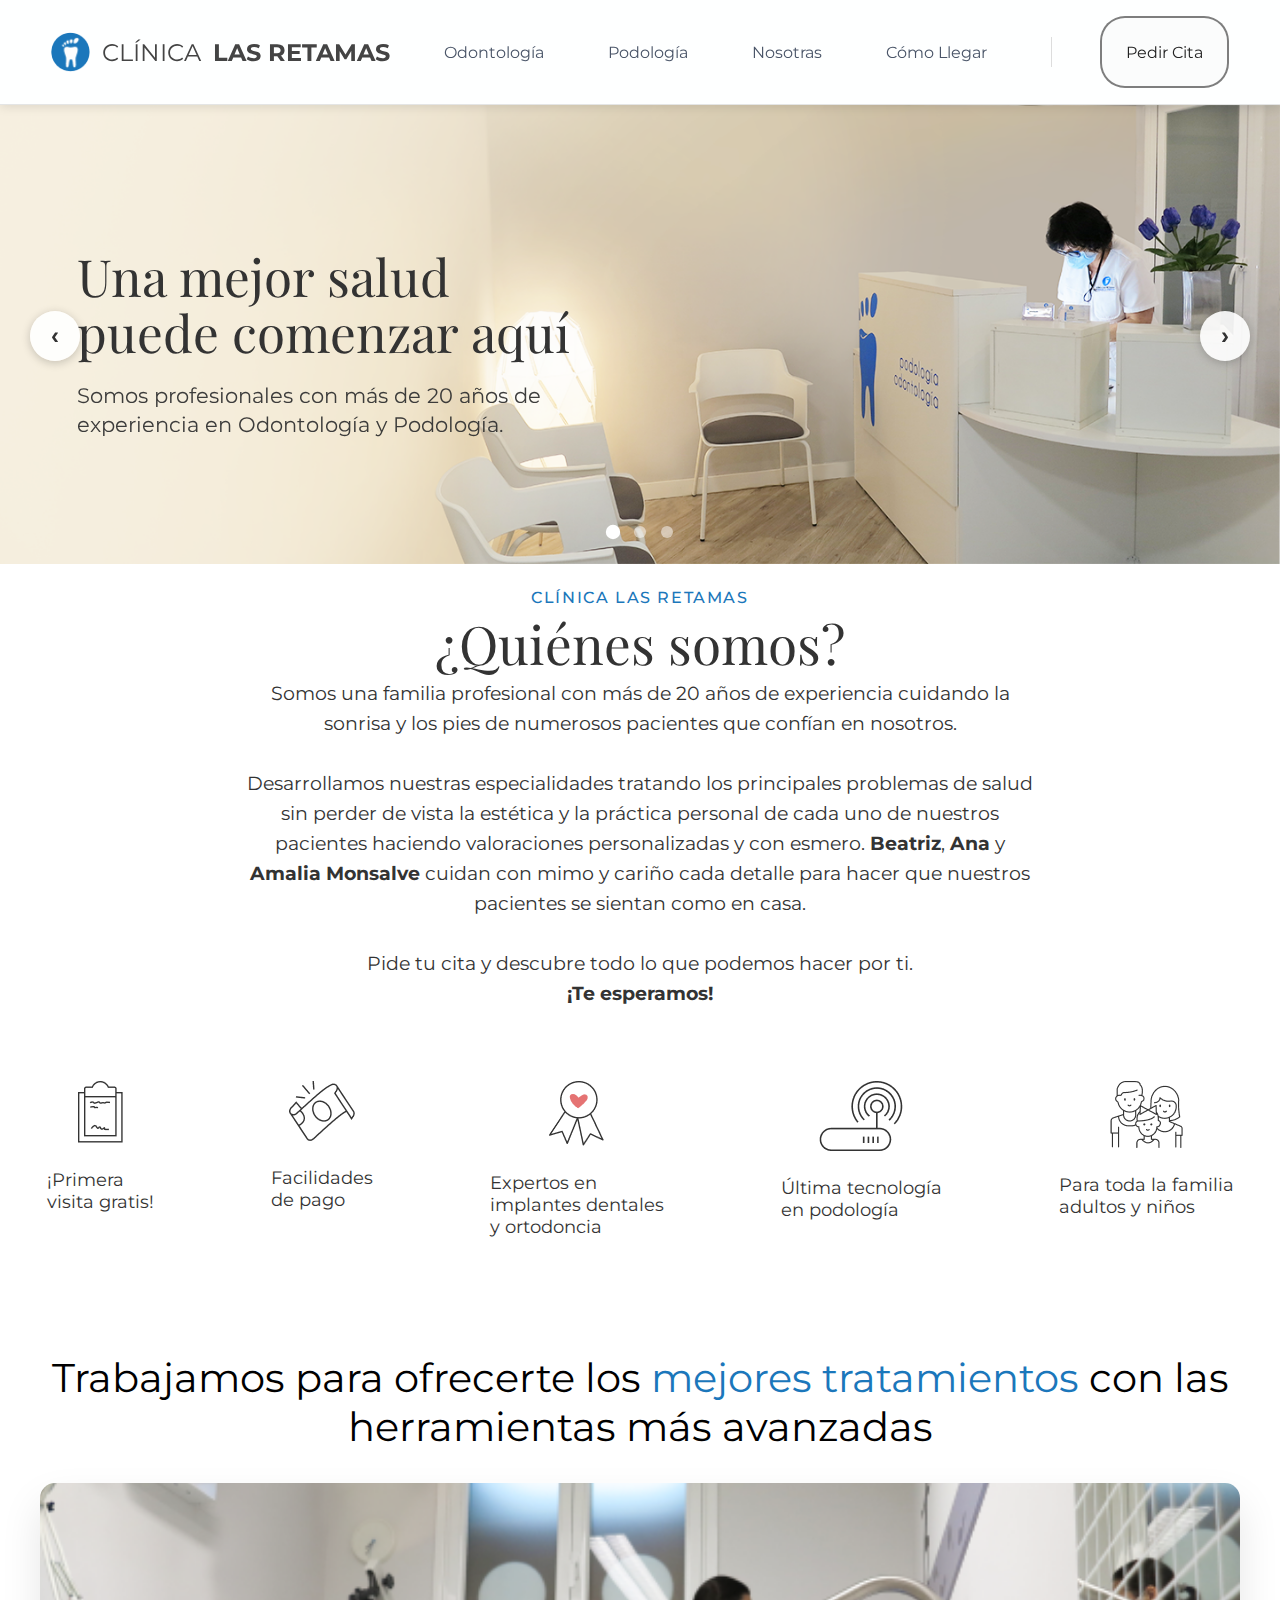
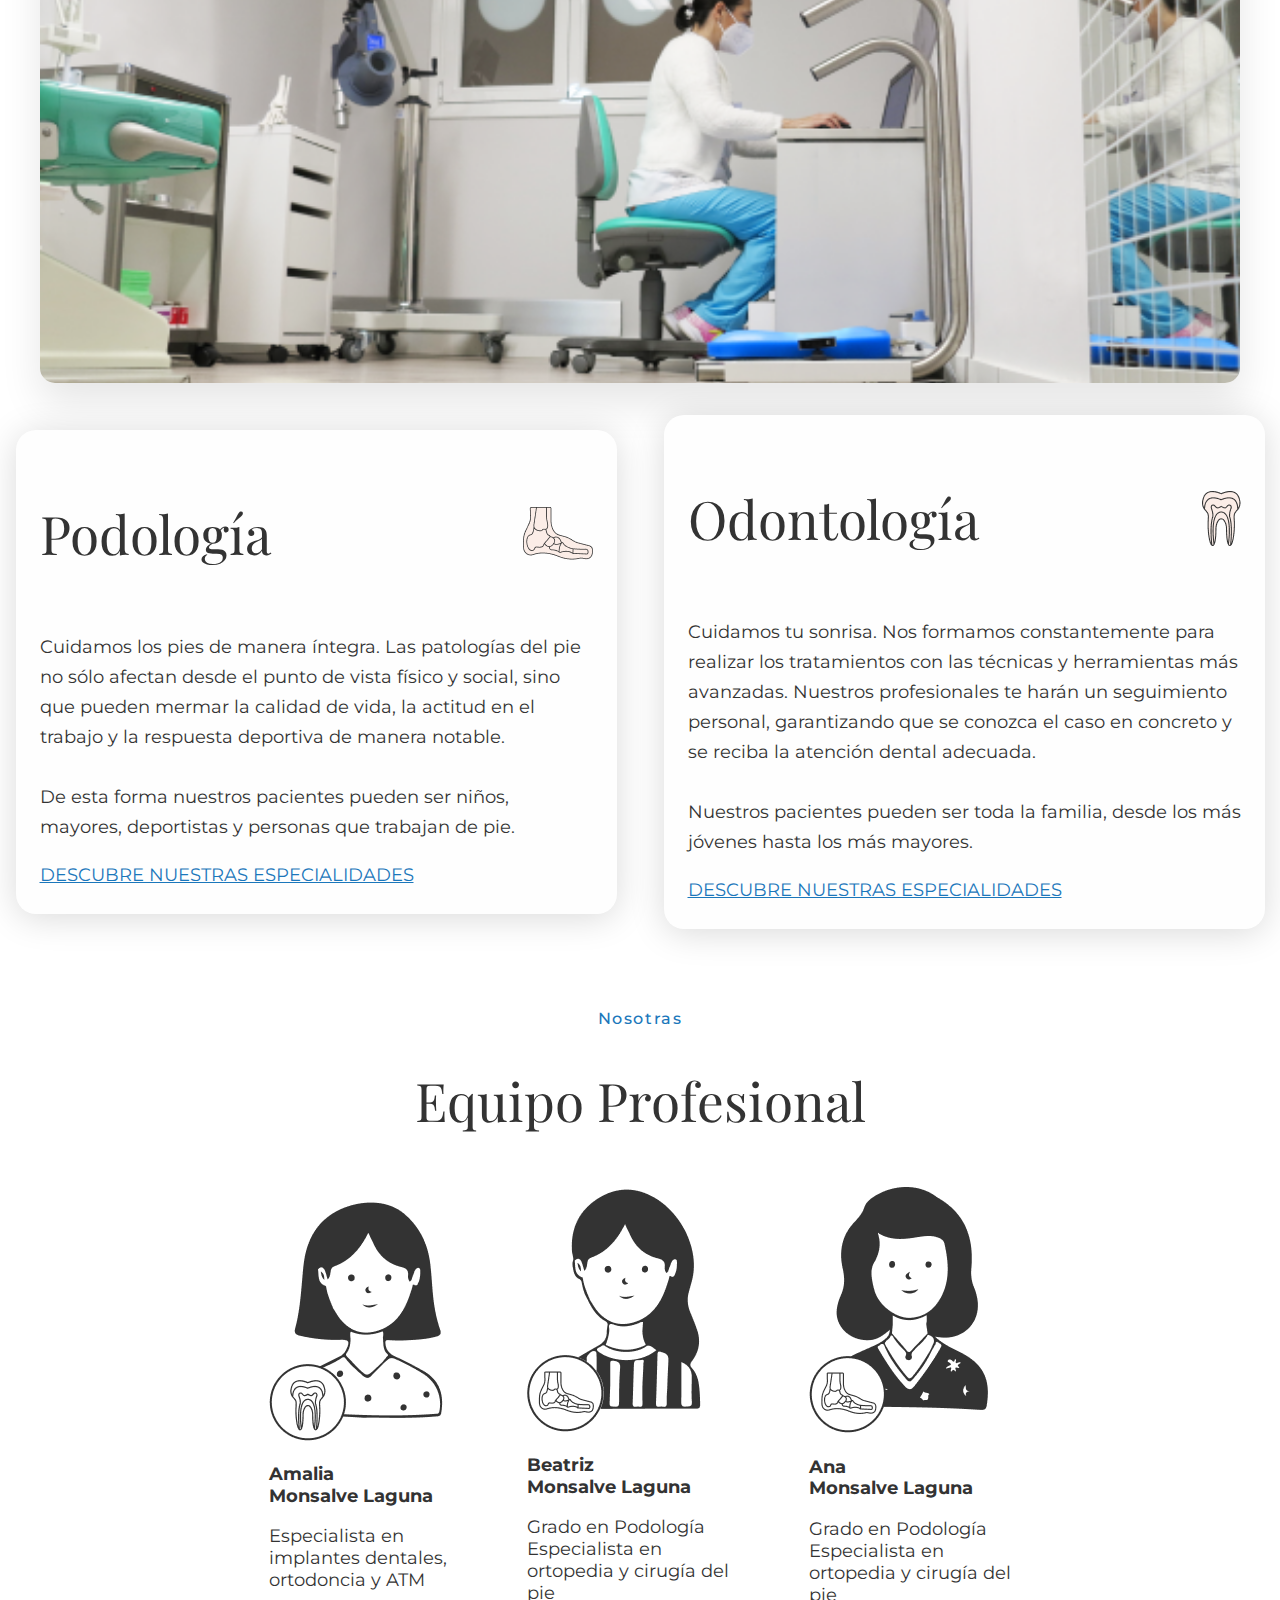
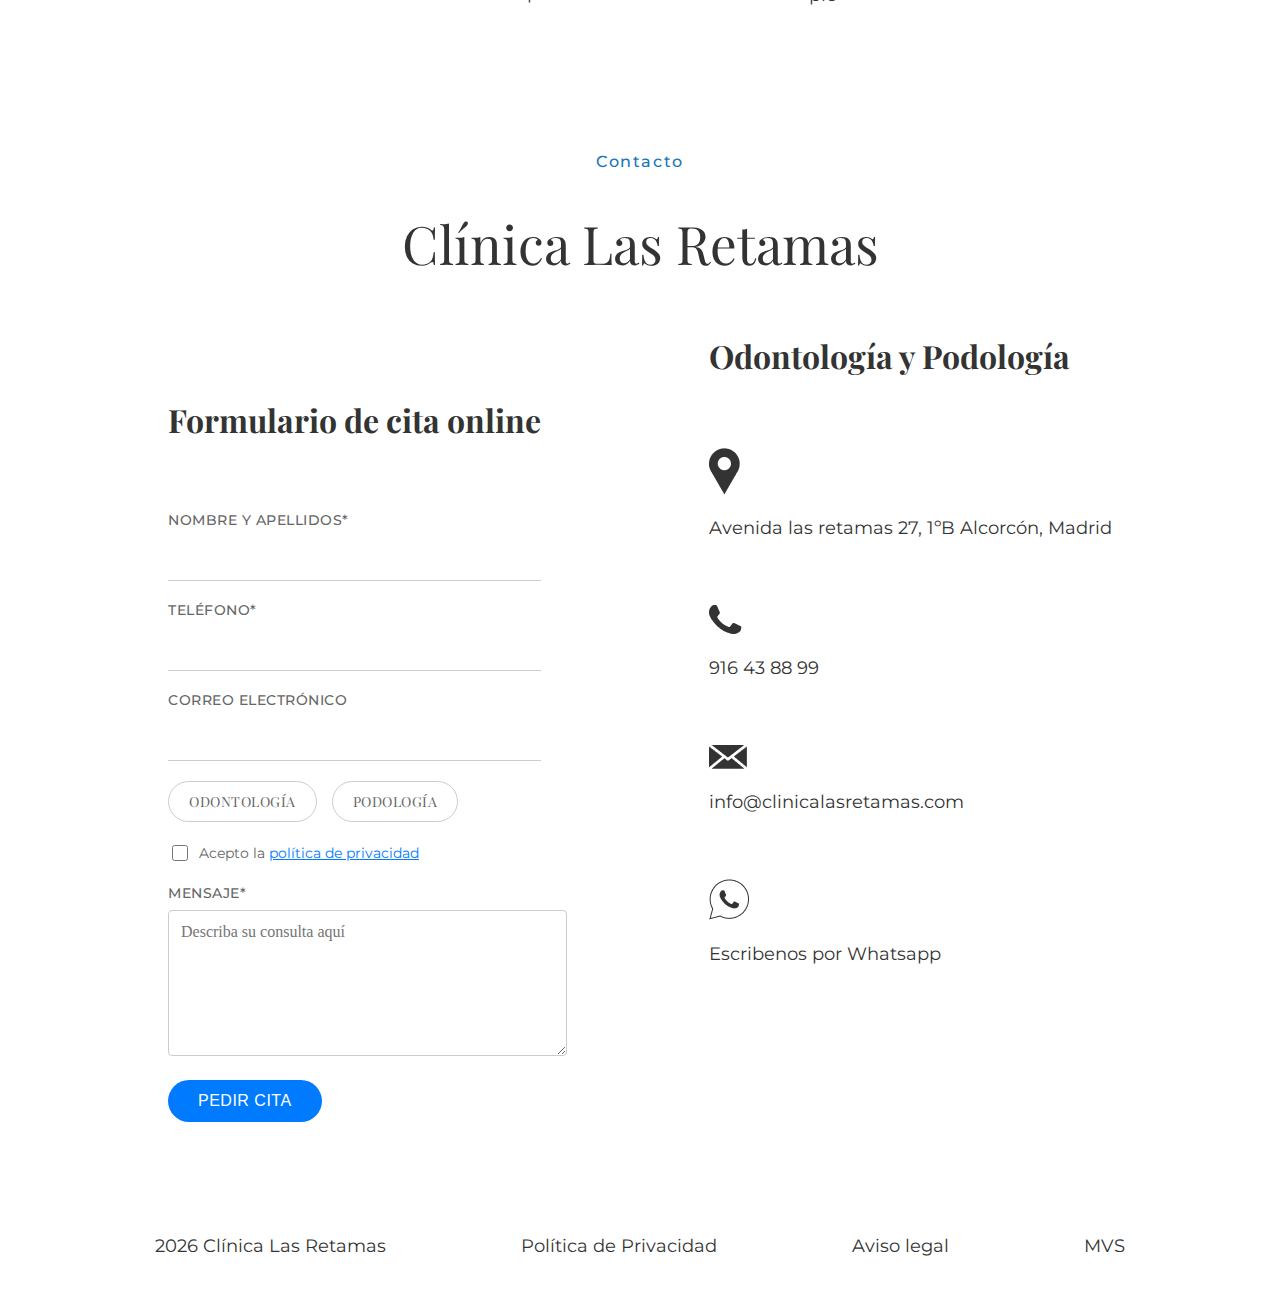
<file: index.html>
<!DOCTYPE html>
<html lang="es">

<head>
    <meta charset="UTF-8">
    <meta name="viewport" content="width=device-width, initial-scale=1">

    <title>Clínica Las Retamas – Podología y Odontología en Alcorcón</title>
    <meta name="description"
        content="Clínica Las Retamas ofrece tratamientos de podología, odontología y plantillas ortopédicas en Alcorcón con más de 20 años de experiencia">
    <meta name="author" content="Manuel Vallejo Sabadell">

    <!-- Canonical & robots -->
    <link rel="canonical" href="https://www.clinicalasretamas.com/">
    <meta name="robots" content="index,follow">
    <meta name="googlebot" content="index,follow,max-snippet:-1,max-image-preview:large,max-video-preview:-1">
    <meta name="bingbot" content="index,follow">

    <!-- Performance hints -->
    <link rel="preconnect" href="https://fonts.googleapis.com">
    <link rel="preconnect" href="https://fonts.gstatic.com" crossorigin>
    <link rel="preload" href="/css/style.css" as="style">

    <meta name="keywords" lang="es"
        content="Podología,Odontología, Plantillas, Alcorcón, Las Retamas, Clínica, Dentista, Podologo">

    <!-- CSS & Fonts -->
    <link href="https://fonts.googleapis.com/css?family=Montserrat:400,500,700&display=swap" rel="stylesheet">
    <link href="https://fonts.googleapis.com/css?family=Playfair+Display:400,700&display=swap" rel="stylesheet">
    <link rel="stylesheet" href="./css/style.css">

    <script type="application/ld+json">
    {
        "@context": "https://schema.org",
        "@type": "MedicalOrganization",
        "name": "Clínica Las Retamas",
        "url": "https://www.clinicalasretamas.com",
        "logo": "https://www.clinicalasretamas.com/assets/logo.png",
        "image": "https://www.clinicalasretamas.com/assets/clinic.jpg",
        "address": {
            "@type": "PostalAddress",
            "streetAddress": "Avda. de Las Retamas 15",
            "addressLocality": "Alcorcón",
            "addressRegion": "Madrid",
            "postalCode": "28922",
            "addressCountry": "ES"
        },
        "geo": {
            "@type": "GeoCoordinates",
            "latitude": "40.3443",
            "longitude": "-3.8248"
        },
        "contactPoint": {
            "@type": "ContactPoint",
            "telephone": "+34-916-43-0123",
            "contactType": "customer service",
            "areaServed": "ES"
        },
        "medicalSpecialty": [
            "Podiatric",
            "Dentistry"
        ],
        "openingHoursSpecification": [
            {
              "@type": "OpeningHoursSpecification",
              "dayOfWeek": "Monday",
              "opens": "09:00",
              "closes": "13:30"
            },
            {
              "@type": "OpeningHoursSpecification",
              "dayOfWeek": "Monday",
              "opens": "16:00",
              "closes": "20:00"
            },
            {
              "@type": "OpeningHoursSpecification",
              "dayOfWeek": "Tuesday",
              "opens": "16:00",
              "closes": "20:00"
            },
            {
              "@type": "OpeningHoursSpecification",
              "dayOfWeek": "Wednesday",
              "opens": "09:00",
              "closes": "13:30"
            },
            {
              "@type": "OpeningHoursSpecification",
              "dayOfWeek": "Wednesday",
              "opens": "16:00",
              "closes": "20:00"
            },
            {
              "@type": "OpeningHoursSpecification",
              "dayOfWeek": "Thursday",
              "opens": "10:00",
              "closes": "13:00"
            },
            {
              "@type": "OpeningHoursSpecification",
              "dayOfWeek": "Thursday",
              "opens": "16:00",
              "closes": "20:00"
            },
            {
              "@type": "OpeningHoursSpecification",
              "dayOfWeek": "Friday",
              "opens": "09:00",
              "closes": "14:00"
            }
        ]
    }
    </script>
</head>

<body>
    <!-- Navigation menu starts-->
    <header class="nav-container">
        <!-- Logo Section-->
        <a href="/" class="logo">
            <img src="assets/icon_banner.png" alt="Logo de la Clínica las Retamas">
            <span class="logoClinica">CLÍNICA</span>
            <span class="logoRetamas">LAS RETAMAS</span>
        </a>

        <!-- Mobile hamburger button -->
        <button class="mobile-toggle" aria-label="Toggle navigation menu" aria-expanded="false">
            <span class="hamburger-line"></span>
            <span class="hamburger-line"></span>
            <span class="hamburger-line"></span>
        </button>

        <!-- Navigation menu -->
        <nav class="navMenu" role="navigation" id="main-navigation" aria-label="Main navigation">
            <ul class="navList">
                <li><a href="odontologia.html">Odontología</a></li>
                <li><a href="podologia.html">Podología</a></li>
                <li><a href="#NosotrasPointer">Nosotras</a></li>
                <li><a href="#MapaPointer">Cómo Llegar</a></li>
            </ul>
            <div class="border"></div>
            <div class="cta">
                <a href="#appointmentForm">Pedir Cita</a>
            </div>
        </nav>
    </header>
    <!-- JS files and scripts-->
    <script src="scripts/sandwich.js"></script>
    <!-- Navigation menu ends-->

    <!-- Main Slider starts-->
    <div class="slider-container">
        <div class="slider-track" id="sliderTrack">
            <!-- Slide 1 - Reception Area -->
            <div class="slide">
                <img src="assets/Banner1.png" alt="Clínica Las Retamas - Área de recepción" class="slide-image">
                <div class="text-overlay"></div>
                <div class="slide-content">
                    <h1 class="slide-title">Una mejor salud puede comenzar aquí</h1>
                    <p class="slide-subtitle">Somos profesionales con más de 20 años de experiencia en Odontología y Podología.</p>
                </div>
            </div>
            
            <!-- Slide 2 - Podiatry Treatment -->
            <div class="slide">
                <img src="assets/Banner2.png" alt="Clínica Las Retamas - Tratamiento podología" class="slide-image">
                <div class="text-overlay"></div>
                <div class="slide-content">
                    <h1 class="slide-title">Cuidamos tus pies de manera integral</h1>
                    <p class="slide-subtitle">Especialistas en podología y cirugía del pie.</p>
                </div>
            </div>
            
            <!-- Slide 3 - Dental Treatment -->
            <div class="slide">
                <img src="assets/Banner3.png" alt="Clínica Las Retamas - Tratamiento dental" class="slide-image">
                <div class="text-overlay"></div>
                <div class="slide-content">
                    <h1 class="slide-title">Especialistas en ATM</h1>
                    <p class="slide-subtitle">Tecnología avanzada para tu mejor sonrisa.</p>
                </div>
            </div>
        </div>
        
        <!-- Navigation -->
        <button class="nav-btn prev-btn" id="prevBtn">‹</button>
        <button class="nav-btn next-btn" id="nextBtn">›</button>
        
        <div class="dots-container">
            <span class="dot active" data-slide="0"></span>
            <span class="dot" data-slide="1"></span>
            <span class="dot" data-slide="2"></span>
        </div>
    </div>
    <!-- JS files and scripts-->
    <script src="scripts/slider.js"></script>
    <!-- Main Slider ends-->

    <!--Start of «About Us» -->
    <div class="LASRETAMASAZUL">CLÍNICA LAS RETAMAS</div>
    <div class="QUIEN">¿Quiénes somos?</div>
    <p class="fstpar">
    Somos una familia profesional con más de 20 años de experiencia cuidando la
    sonrisa y los pies de numerosos pacientes que confían en nosotros.<br/>
    <br/>
    Desarrollamos nuestras especialidades tratando los principales problemas de
    salud sin perder de vista la estética y la práctica personal de cada uno de
    nuestros pacientes haciendo valoraciones personalizadas y con esmero. <b>Beatriz</b>,
    <b>Ana</b> y <b>Amalia Monsalve</b> cuidan con mimo y cariño cada detalle para hacer que
    nuestros pacientes se sientan como en casa.<br/>
    <br/>
    Pide tu cita y descubre todo lo que podemos hacer por ti.<br/>
    <b>¡Te esperamos!</b>
    </p>
    
    <!-- Logo Carrousel-->
    <div class="ImageCarrousel">
        <div class="carrousel-content">
            <img src="assets/icon1.png">
            <p class="carrousel-text">¡Primera<br>visita gratis!</p>
        </div>
        <div class="carrousel-content">
            <img src="assets/icon2.png">
            <p class="carrousel-text">Facilidades<br>de pago</p>
        </div>
        <div class="carrousel-content">
            <img src="assets/icon3.png">
            <p class="carrousel-text">Expertos en<br>implantes dentales<br>y ortodoncia</p>
        </div>
        <div class="carrousel-content">
            <img src="assets/icon4.png">
            <p class="carrousel-text">Última tecnología<br>en podología</p>
        </div>
        <div class="carrousel-content">
            <img src="assets/icon5.png">
            <p class="carrousel-text">Para toda la familia<br>adultos y niños</p>
        </div>
    </div>

    <!--Second slider -->

    <div class="secondarySliderContainer">
        <h2>Trabajamos para ofrecerte los <span style="color: #1B77BB">mejores tratamientos</span> con las herramientas más avanzadas</h2>
        <div class="secondarySlider">
            <div class="secondarySlides">
                <div class="secondarySlide">
                    <img src="assets/SliderN1.png">
                </div>
                <div class="secondarySlide">
                    <img src="assets/SliderN2.png">
                </div>
                <div class="secondarySlide">
                    <img src="assets/SliderN3.png">
                </div>
                <div class="secondarySlide">
                    <img src="assets/SliderN4.png">
                </div>
                <div class="secondarySlide">
                    <img src="assets/SliderN5.png">
                </div>
            </div>
        </div>
        <!-- Navigation Arrows -->
    <script src="scripts/secondslider.js"></script>
    </div>

    <!-- Portal to Specializations -->
    <div class="containerPortal">
        <div class="portalCard">
            <div class="portalHeader">
                <h2>Podología</h2>
                <img src="assets/pie.png">
            </div>
            <p>
                Cuidamos los pies de manera íntegra. Las patologías del pie no
                sólo afectan desde el punto de vista físico y social, sino que
                pueden mermar la calidad de vida, la actitud en el trabajo y la
                respuesta deportiva de manera notable.<br><br>De esta forma
                nuestros pacientes pueden ser niños, mayores, deportistas y
                personas que trabajan de pie.
            </p>
            <a href="podologia.html">DESCUBRE NUESTRAS ESPECIALIDADES</a>
        </div>
        <div class="portalCard">
            <div class="portalHeader">
                <h2>Odontología</h2>
                <img src="assets/diente.png">
            </div>
            <p>
                Cuidamos tu sonrisa. Nos formamos constantemente para realizar
                los tratamientos con las técnicas y herramientas más avanzadas.
                Nuestros profesionales te harán un seguimiento personal,
                garantizando que se conozca el caso en concreto y se reciba la
                atención dental adecuada. <br><br>Nuestros pacientes pueden ser
                toda la familia, desde los más jóvenes hasta los más mayores. 
            </p>
            <a href="odontologia.html">DESCUBRE NUESTRAS ESPECIALIDADES</a>
        </div>
    </div>

    <!-- Ghibli Bout'us -->
    <div class="ghibliBoutUs">
        <div class="ghibliHeader">
            <h2>Nosotras</h2>
            <h1>Equipo Profesional</h1>
        </div>
        <div class="ghibliRoster" id="NosotrasPointer">
            <div class="roster">
                <img src="assets/Amalia.png">
                <h3>Amalia<br>Monsalve Laguna</h3>
                <p>Especialista en<br>implantes dentales,<br> ortodoncia y ATM</p>
            </div>
            <div class="roster">
                <img src="assets/Beatriz.png">
                <h3>Beatriz<br>Monsalve Laguna</h3>
                <p>Grado en Podología<br>Especialista en<br> ortopedia y cirugía del<br>pie</p>
            </div>
            <div class="roster">
                <img src="assets/Ana.png">
                <h3>Ana<br>Monsalve Laguna</h3>
                <p>Grado en Podología<br>Especialista en<br> ortopedia y cirugía del<br>pie</p>
            </div>
        </div>
    </div>

    <!-- Contact! -->
    <div class="contactHeader">
        <h2>Contacto</h2>
        <h1>Clínica Las Retamas</h1>
    </div>
    <div class="contactSection">
        <div class="contactContainer">
            <div class="contactsubTitle">
                <h1>Formulario de cita online</h1>
            </div>
            <form id="appointmentForm" class="appointment-form"  action="scripts/process_form.php" method="POST">
                <div class="form-group">
                    <label for="nombre" class="form-label">NOMBRE Y APELLIDOS*</label>
                    <input type="text" id="nombre" name="nombre" class="form-control" required>
                    <span class="error-message" id="nombreError"></span>
                </div>

                <div class="form-group">
                    <label for="telefono" class="form-label">TELÉFONO*</label>
                    <input type="tel" id="telefono" name="telefono" class="form-control" required>
                    <span class="error-message" id="telefonoError"></span>
                </div>

                <div class="form-group">
                    <label for="email" class="form-label">CORREO ELECTRÓNICO</label>
                    <input type="email" id="email" name="email" class="form-control">
                    <span class="error-message" id="emailError"></span>
                </div>

                <div class="form-group">
                    <div class="radio-group">
                        <input type="radio" id="odontologia" name="servicio" value="ODONTOLOGÍA" required>
                        <label for="odontologia" class="radio-label">ODONTOLOGÍA</label>
                        
                        <input type="radio" id="podologia" name="servicio" value="PODOLOGÍA" required>
                        <label for="podologia" class="radio-label">PODOLOGÍA</label>
                    </div>
                    <span class="error-message" id="servicioError"></span>
                </div>

                <div class="form-group">
                    <div class="checkbox-group">
                        <input type="checkbox" id="privacidad" name="privacidad" required>
                        <label for="privacidad" class="checkbox-label">
                            Acepto la <a href="priv.html" target="_blank">política de privacidad</a>
                        </label>
                    </div>
                    <span class="error-message" id="privacidadError"></span>
                </div>

                <div class="form-group">
                    <label for="mensaje" class="form-label">MENSAJE*</label>
                    <textarea id="mensaje" name="mensaje" class="form-control" placeholder="Describa su consulta aquí" required></textarea>
                    <span class="error-message" id="mensajeError"></span>
                </div>

                <button type="submit" class="btn btn--primary btn--full-width submit-button">
                    Pedir cita
                </button>
            </form>
            <div id="successMessage" class="success-message">
                <h3>¡Solicitud enviada correctamente!</h3>
                <p>Su solicitud de cita ha sido enviada. Nos pondremos en contacto con usted en breve.</p>
                <div class="email-preview">
                    <h4>Vista previa del email enviado:</h4>
                    <div id="emailPreview" class="email-content"></div>
                </div>
            </div>
        </div>
        <div class="contactContainer">
            <div class="contactsubTitle">
                <h1>Odontología y Podología</h1>
            </div>
            <div class="contactData">
                <img src="assets/direction_info.png">
                <p> Avenida las retamas 27, 1ºB Alcorcón, Madrid</p>
            </div>
            <div class="contactData">
                <img src="assets/number-info.png">
                <p> 916 43 88 99</p>
            </div>
            <div class="contactData">
                <img src="assets/mail-info.png">
                <p>info@clinicalasretamas.com</p>
            </div>
            <div class="contactData">
                <a href="https://api.whatsapp.com/send?phone=34916438899">
                    <img src="assets/Whatsapp.png">
                </a>
                <p>Escribenos por Whatsapp</p>
            </div>
            <div class="contactData" id="MapaPointer">
                <iframe src="https://www.google.com/maps/embed?pb=!1m18!1m12!1m3!1d3041.1967746255687!2d-3.835829984646689!3d40.33798067937438!2m3!1f0!2f0!3f0!3m2!1i1024!2i768!4f13.1!3m3!1m2!1s0xd418eb023253ea9%3A0xb9ec3f500da2e983!2sCl%C3%ADnica%20las%20Retamas!5e0!3m2!1ses!2ses!4v1620521283890!5m2!1ses!2ses" style="border:0;" allowfullscreen="" loading="lazy">
                </iframe>
            </div>
        </div>
    </div>
    <script src="scripts/form.js"></script>

    <!-- PRIV && Derechos -->
    <div class="privDer">
        <p><script>document.write(new Date().getFullYear());</script> Clínica Las Retamas</p>
        <a href="priv.html">Política de Privacidad</a>
        <a href="avl.html">Aviso legal</a>
        <p>MVS</p>
    </div>

</body>
</html>
</file>
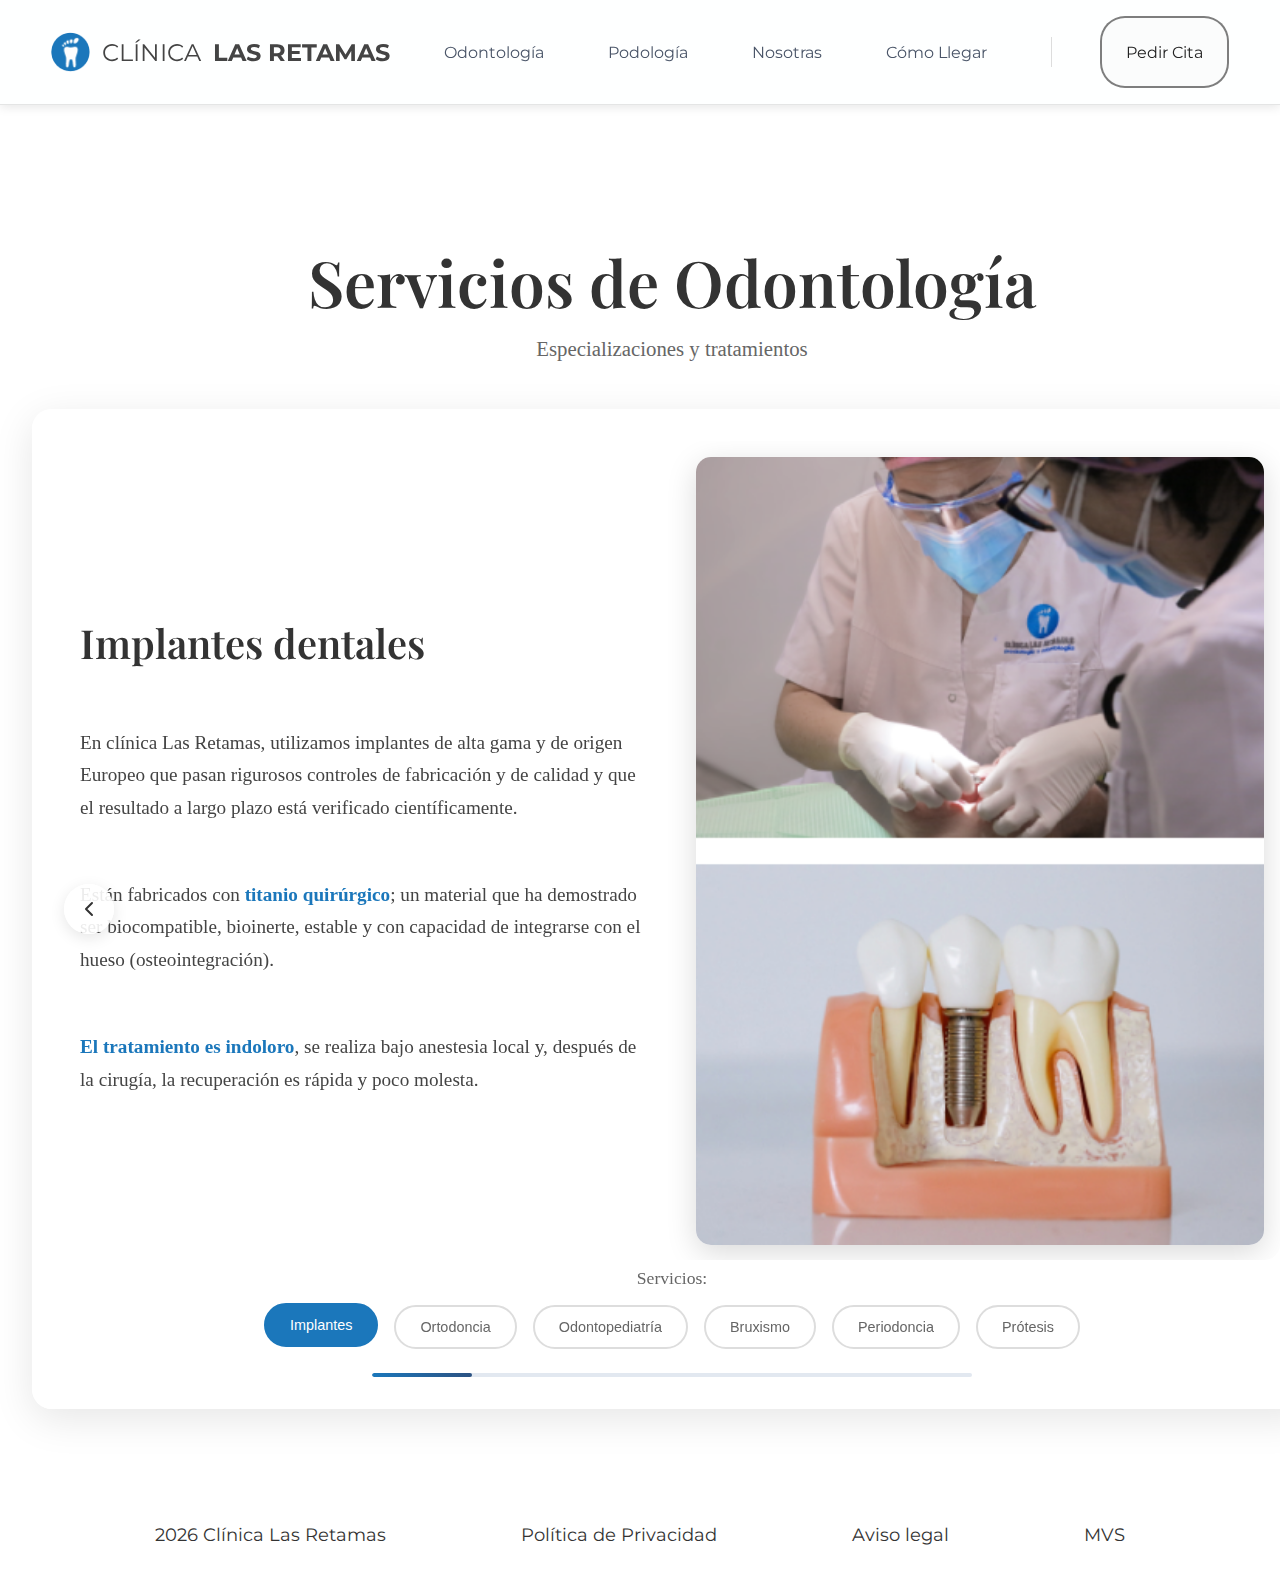
<file: odontologia.html>
<!DOCTYPE html>
<html lang="es">

<head>
    <meta charset="UTF-8">
    <meta name="viewport" content="width=device-width, initial-scale=1">

    <title>Clínica Las Retamas – Podología y Odontología en Alcorcón</title>
    <meta name="description"
        content="Clínica Las Retamas ofrece tratamientos de podología, odontología y plantillas ortopédicas en Alcorcón con más de 20 años de experiencia">
    <meta name="author" content="Manuel Vallejo Sabadell">

    <!-- Canonical & robots -->
    <link rel="canonical" href="https://www.clinicalasretamas.com/">
    <meta name="robots" content="index,follow">
    <meta name="googlebot" content="index,follow,max-snippet:-1,max-image-preview:large,max-video-preview:-1">
    <meta name="bingbot" content="index,follow">

    <!-- Performance hints -->
    <link rel="preconnect" href="https://fonts.googleapis.com">
    <link rel="preconnect" href="https://fonts.gstatic.com" crossorigin>
    <link rel="preload" href="/css/style.css" as="style">

    <meta name="keywords" lang="es"
        content="Podología,Odontología, Plantillas, Alcorcón, Las Retamas, Clínica, Dentista, Podologo">

    <!-- CSS & Fonts -->
    <link href="https://fonts.googleapis.com/css?family=Montserrat:400,500,700&display=swap" rel="stylesheet">
    <link href="https://fonts.googleapis.com/css?family=Playfair+Display:400,700&display=swap" rel="stylesheet">
    <link rel="stylesheet" href="./css/odontologia.css">

    <script type="application/ld+json">
    {
        "@context": "https://schema.org",
        "@type": "MedicalOrganization",
        "name": "Clínica Las Retamas",
        "url": "https://www.clinicalasretamas.com",
        "logo": "https://www.clinicalasretamas.com/assets/logo.png",
        "image": "https://www.clinicalasretamas.com/assets/clinic.jpg",
        "address": {
            "@type": "PostalAddress",
            "streetAddress": "Avda. de Las Retamas 15",
            "addressLocality": "Alcorcón",
            "addressRegion": "Madrid",
            "postalCode": "28922",
            "addressCountry": "ES"
        },
        "geo": {
            "@type": "GeoCoordinates",
            "latitude": "40.3443",
            "longitude": "-3.8248"
        },
        "contactPoint": {
            "@type": "ContactPoint",
            "telephone": "+34-916-43-0123",
            "contactType": "customer service",
            "areaServed": "ES"
        },
        "medicalSpecialty": [
            "Podiatric",
            "Dentistry"
        ],
        "openingHoursSpecification": [
            {
              "@type": "OpeningHoursSpecification",
              "dayOfWeek": "Monday",
              "opens": "09:00",
              "closes": "13:30"
            },
            {
              "@type": "OpeningHoursSpecification",
              "dayOfWeek": "Monday",
              "opens": "16:00",
              "closes": "20:00"
            },
            {
              "@type": "OpeningHoursSpecification",
              "dayOfWeek": "Tuesday",
              "opens": "16:00",
              "closes": "20:00"
            },
            {
              "@type": "OpeningHoursSpecification",
              "dayOfWeek": "Wednesday",
              "opens": "09:00",
              "closes": "13:30"
            },
            {
              "@type": "OpeningHoursSpecification",
              "dayOfWeek": "Wednesday",
              "opens": "16:00",
              "closes": "20:00"
            },
            {
              "@type": "OpeningHoursSpecification",
              "dayOfWeek": "Thursday",
              "opens": "10:00",
              "closes": "13:00"
            },
            {
              "@type": "OpeningHoursSpecification",
              "dayOfWeek": "Thursday",
              "opens": "16:00",
              "closes": "20:00"
            },
            {
              "@type": "OpeningHoursSpecification",
              "dayOfWeek": "Friday",
              "opens": "09:00",
              "closes": "14:00"
            }
        ]
    }
    </script>
</head>

<body>
    <!-- Navigation menu starts-->
    <header class="nav-container">
        <!-- Logo Section-->
        <a href="/" class="logo">
            <img src="assets/icon_banner.png" alt="Logo de la Clínica las Retamas">
            <span class="logoClinica">CLÍNICA</span>
            <span class="logoRetamas">LAS RETAMAS</span>
        </a>

        <!-- Mobile hamburger button -->
        <button class="mobile-toggle" aria-label="Toggle navigation menu" aria-expanded="false">
            <span class="hamburger-line"></span>
            <span class="hamburger-line"></span>
            <span class="hamburger-line"></span>
        </button>

        <!-- Navigation menu -->
        <nav class="navMenu" role="navigation" id="main-navigation" aria-label="Main navigation">
            <ul class="navList">
                <li><a href="/odontologia.html">Odontología</a></li>
                <li><a href="/podologia.html">Podología</a></li>
                <li><a href="/index.html#NosotrasPointer">Nosotras</a></li>
                <li><a href="/index.html#MapaPointer">Cómo Llegar</a></li>
            </ul>
            <div class="border"></div>
            <div class="cta">
                <a href="/index.html#appointmentForm">Pedir Cita</a>
            </div>
        </nav>
    </header>

    <!-- Main Content -->
    <main class="main-content">
        <!-- Podology Services Section -->
        <section class="services-section" id="podologia">
            <div class="container">
                <header class="section-header">
                    <h1>Servicios de Odontología</h1>
                    <p>Especializaciones y tratamientos</p>
                </header>

                <!-- Modern Responsive Slider -->
                <div class="slider-container">
                    <div class="slider-wrapper">
                        <div class="slider-track" id="sliderTrack">
                            <!-- Slide 1: Estudios Posturales -->
                            <article class="slide" data-slide="0">
                                <div class="slide-content">
                                    <div class="text-content">
                                        <h2 class="slide-title">Implantes dentales</h2>
                                        <div class="slide-text">
                                            <p>En clínica Las Retamas, utilizamos implantes de alta gama y de origen Europeo que pasan rigurosos controles de fabricación y de calidad y que el resultado a largo plazo está verificado científicamente.</p>
                                            <p>Están fabricados con <strong>titanio quirúrgico</strong>; un material que ha demostrado ser biocompatible, bioinerte, estable y con capacidad de integrarse con el hueso (osteointegración).</p>
                                            <p><strong>El tratamiento es indoloro</strong>, se realiza bajo anestesia local y, después de la cirugía, la recuperación es rápida y poco molesta.</p>
                                        </div>
                                    </div>
                                    <div class="slide-image">
                                        <img src="assets/Implantes.png"Estudio postural de pies - Análisis biomecánico" loading="lazy">
                                    </div>
                                </div>
                            </article>

                            <!-- Slide 2: Ortodoncia -->
                            <article class="slide" data-slide="1">
                                <div class="slide-content">
                                    <div class="text-content">
                                        <h2 class="slide-title">Tratamientos de ortodoncia</h2>
                                        <div class="slide-text">
                                            <p>Tratamientos para <strong>corregir apiñamientos dentarios y maloclusiones</strong> destinados a niños, jóvenes y adultos.</p>
                                            <p>Cada caso en particular será diagnosticado por un profesional especializado para realizar el tratamiento adecuado: <strong>ortodoncia invisible</strong>, <strong>brackets</strong> metálicos o estéticos de zafiro y <strong>aparatología auxiliar</strong></p>
                                        </div>
                                    </div>
                                    <div class="slide-image">
                                        <img src="assets/Ortodoncia.png" alt="Plantillas ortopédicas personalizadas" loading="lazy">
                                    </div>
                                </div>
                            </article>

                            <!-- Slide 3: Odontopediatría -->
                            <article class="slide" data-slide="2">
                                <div class="slide-content">
                                    <div class="text-content">
                                        <h2 class="slide-title">Tratamientos de Odontopediatría</h2>
                                        <div class="slide-text">
                                            <p>Los tratamientos infantiles tienen tres finalides:</p>
                                            <p> - <strong>Curar la patología existente</strong></p>
                                            <p> - <strong>Motivar a los niños</strong> con el fin de evitar cualquier rechazo al dentista y que su experiencia en la visita a la consulta sea agradable y serena</p>
                                            <p> - <strong>Educar al paciente</strong> infantil para que su salud bucal sea la más adecuada posible y se mantenga en el tiempo</p>
                                        </div>
                                    </div>
                                    <div class="slide-image">
                                        <img src="assets/Ortopediatria.png" alt="Ortopediatria" loading="lazy">
                                    </div>
                                </div>
                            </article>

                            <!-- Slide 4: ATM -->
                            <article class="slide" data-slide="3">
                                <div class="slide-content">
                                    <div class="text-content">
                                        <h2 class="slide-title">Patología de ATM y Bruxismo</h2>
                                        <div class="slide-text">
                                            <p>Los pacientes con tendencia a <strong>rechinar los dientes o apretarlos</strong> suelen tener numerosas complicaciones como dolor en cervicales, dolor de cabeza, sensibilidad dental, zumbidos en oídos, movilidad dentaria y bloqueos mandibulares</p>
                                            <p>El bruxismo se puede <strong>prevenir y tratar</strong> con un <strong>desprogramador oclusal</strong>, comunmente conocido como férula de descarga o placa de relajación. El <strong>desprogramador oclusal</strong> se realiza a tu medida tomando múltiples datos del craneo efectuados por nuestros especialistas</p>
                                        </div>
                                    </div>
                                    <div class="slide-image">
                                        <img src="assets/ATM.png" alt="Tratamiento de uña encarnada" loading="lazy">
                                    </div>
                                </div>
                            </article>

                            <!-- Slide 5: Periodoncia -->
                            <article class="slide" data-slide="4">
                                <div class="slide-content">
                                    <div class="text-content">
                                        <h2 class="slide-title">Tratamiento de Periodoncia</h2>
                                        <div class="slide-text">
                                            <p>La periodioncia es la especialidad de la odontología que trata las enfermedades de las encías y del hueso que sostiene los dientes.</p>
                                            <p>En nuestra clínica, realizamos <strong>exitosos tratamientos con procedimientos avanzados e innovadores</strong> para evitar complicaciones como el sangrado espontáneo de la encía, la movilidad de las piezas dentarias, la sensibilidad al frio o al calor o la sensación de dientes "alargados"</p>
                                        </div>
                                    </div>
                                    <div class="slide-image">
                                        <img src="assets/Periodoncia.png" alt="Tratamiento de papilomas plantares" loading="lazy">
                                    </div>
                                </div>
                            </article>
                            
                            <!-- Slide 6: Prótesis -->
                            <article class="slide" data-slide="5">
                                <div class="slide-content">
                                    <div class="text-content">
                                        <h2 class="slide-title">Prótesis dentales Coronas/Carillas</h2>
                                        <div class="slide-text">
                                            <p>Disponemos de un amplio abanico de soluciones terapéuticas. Siempre realizamos un estudio previo para realizar dos tipos de tratamientos:</p>
                                            <p><strong>Prótesis fijas con coronas</strong> (fundas) y puentes dentales que son una excelente solución cuando es posible salvar la raíz natural del diente o cuando un tratamiento con implantes no es posible</p>
                                            <p><strong>Prótesis removibles</strong> (dentaduras postizas) que son una solución rápida y económica para pacientes que han perdido sus dientes; se diseñan y se construyen totalmente a medida de acuerdo con las características y necesidades de cada paciente</p>
                                        </div>
                                    </div>
                                    <div class="slide-image">
                                        <img src="assets/Coronas.png" alt="Tratamiento de papilomas plantares" loading="lazy">
                                    </div>
                                </div>
                            </article>
                        </div>
                    </div>

                    <!-- Navigation Controls -->
                    <div class="slider-controls">
                        <button class="slider-btn slider-btn--prev" id="prevBtn" aria-label="Servicio anterior">
                            <svg width="24" height="24" viewBox="0 0 24 24" fill="none" xmlns="http://www.w3.org/2000/svg">
                                <path d="M15 18L9 12L15 6" stroke="currentColor" stroke-width="2" stroke-linecap="round" stroke-linejoin="round"/>
                            </svg>
                        </button>
                        <button class="slider-btn slider-btn--next" id="nextBtn" aria-label="Siguiente servicio">
                            <svg width="24" height="24" viewBox="0 0 24 24" fill="none" xmlns="http://www.w3.org/2000/svg">
                                <path d="M9 18L15 12L9 6" stroke="currentColor" stroke-width="2" stroke-linecap="round" stroke-linejoin="round"/>
                            </svg>
                        </button>
                    </div>

                    <!-- Pagination Indicators -->
                    <div class="slider-pagination">
                        <span class="pagination-label">Servicios:</span>
                        <div class="pagination-dots" id="paginationDots">
                            <button class="pagination-dot active" data-slide="0" aria-label="Implantes">
                                <span>Implantes</span>
                            </button>
                            <button class="pagination-dot" data-slide="1" aria-label="Ortodoncia">
                                <span>Ortodoncia</span>
                            </button>
                            <button class="pagination-dot" data-slide="2" aria-label="Odontopediatría">
                                <span>Odontopediatría</span>
                            </button>
                            <button class="pagination-dot" data-slide="3" aria-label="Bruxismo">
                                <span>Bruxismo</span>
                            </button>
                            <button class="pagination-dot" data-slide="4" aria-label="Periodoncia">
                                <span>Periodoncia</span>
                            </button>
                            <button class="pagination-dot" data-slide="5" aria-label="Prótesis">
                                <span>Prótesis</span>
                            </button>
                        </div>
                        <div class="progress-bar">
                            <div class="progress-fill" id="progressFill"></div>
                        </div>
                    </div>
                </div>
            </div>
        </section>
    </main>
    <script src="scripts/podologia.js"></script>

        <!-- PRIV && Derechos -->
    <div class="privDer">
        <p><script>document.write(new Date().getFullYear());</script> Clínica Las Retamas</p>
        <a href="priv.html">Política de Privacidad</a>
        <a href="avl.html">Aviso legal</a>
        <p>MVS</p>
    </div>
</body>
</file>
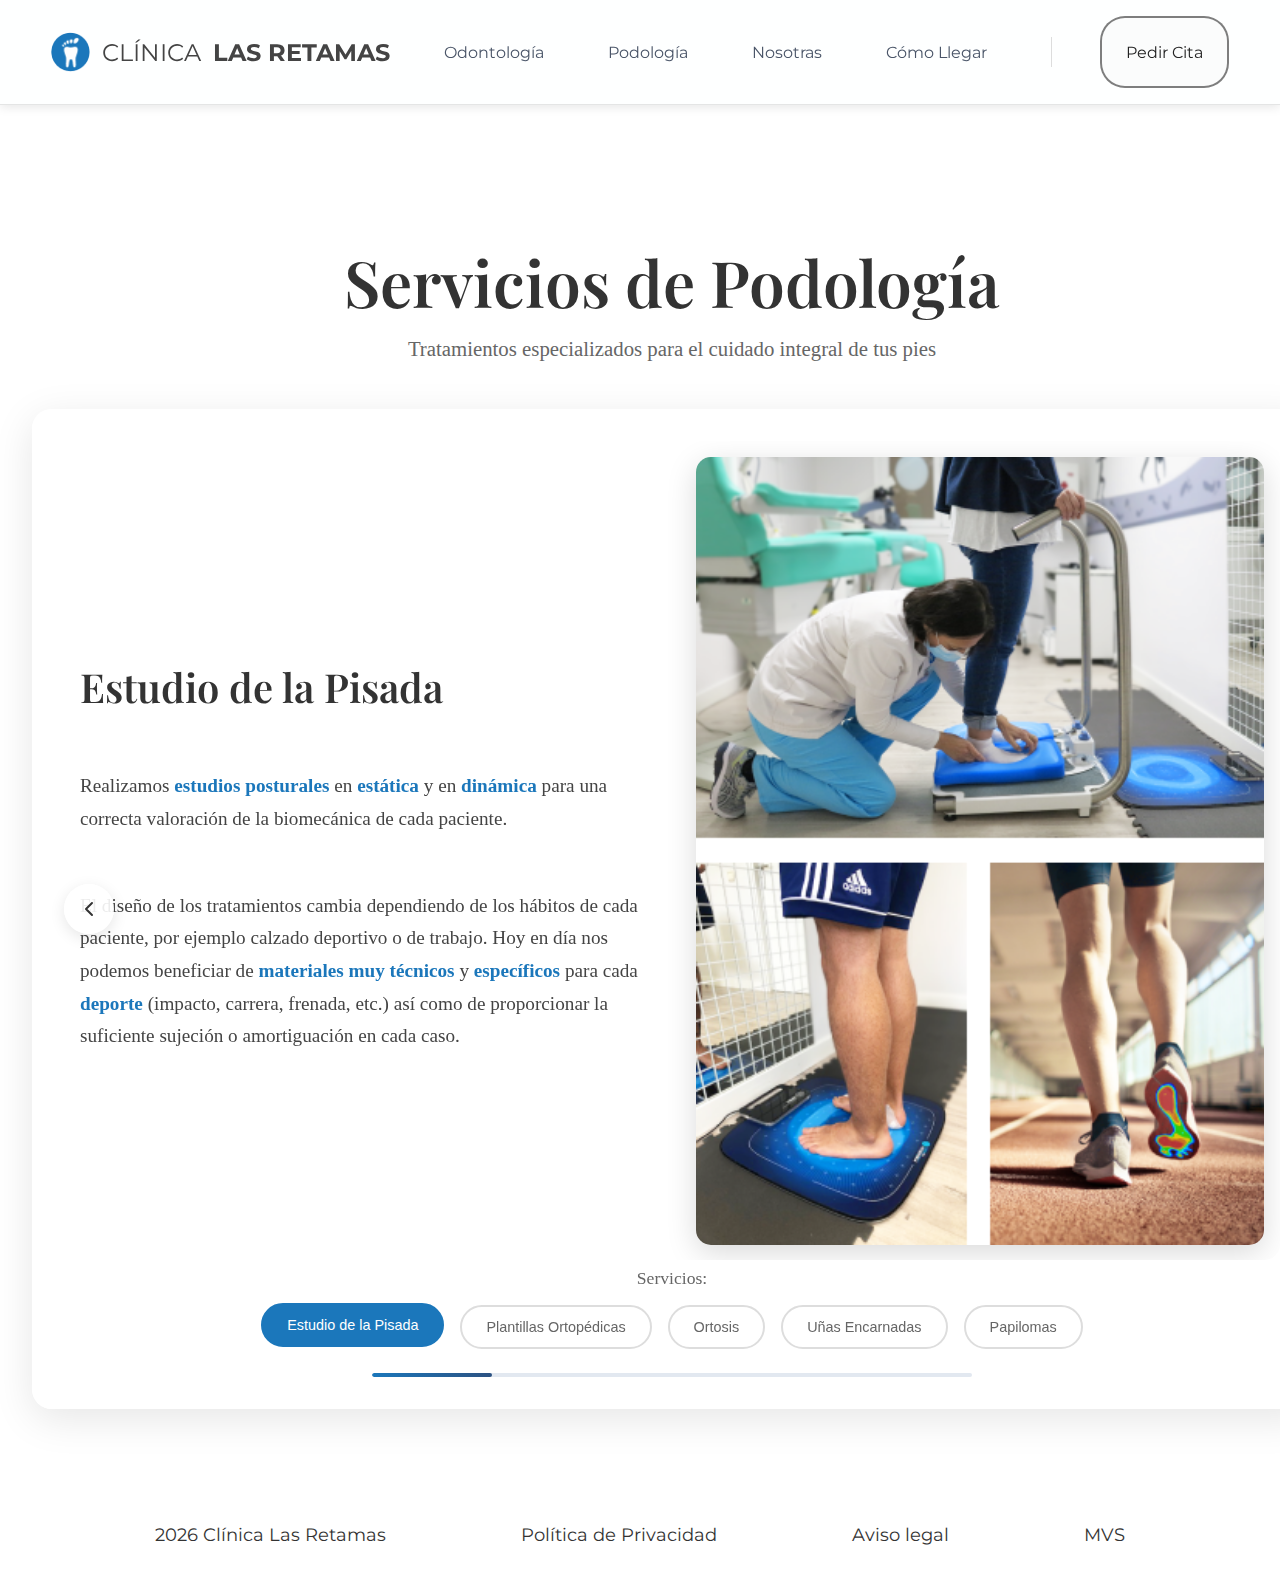
<file: podologia.html>
<!DOCTYPE html>
<html lang="es">

<head>
    <meta charset="UTF-8">
    <meta name="viewport" content="width=device-width, initial-scale=1">

    <title>Clínica Las Retamas – Podología y Odontología en Alcorcón</title>
    <meta name="description"
        content="Clínica Las Retamas ofrece tratamientos de podología, odontología y plantillas ortopédicas en Alcorcón con más de 20 años de experiencia">
    <meta name="author" content="Manuel Vallejo Sabadell">

    <!-- Canonical & robots -->
    <link rel="canonical" href="https://www.clinicalasretamas.com/">
    <meta name="robots" content="index,follow">
    <meta name="googlebot" content="index,follow,max-snippet:-1,max-image-preview:large,max-video-preview:-1">
    <meta name="bingbot" content="index,follow">

    <!-- Performance hints -->
    <link rel="preconnect" href="https://fonts.googleapis.com">
    <link rel="preconnect" href="https://fonts.gstatic.com" crossorigin>
    <link rel="preload" href="/css/style.css" as="style">

    <meta name="keywords" lang="es"
        content="Podología,Odontología, Plantillas, Alcorcón, Las Retamas, Clínica, Dentista, Podologo">

    <!-- CSS & Fonts -->
    <link href="https://fonts.googleapis.com/css?family=Montserrat:400,500,700&display=swap" rel="stylesheet">
    <link href="https://fonts.googleapis.com/css?family=Playfair+Display:400,700&display=swap" rel="stylesheet">
    <link rel="stylesheet" href="css/podologia.css">

    <script type="application/ld+json">
    {
        "@context": "https://schema.org",
        "@type": "MedicalOrganization",
        "name": "Clínica Las Retamas",
        "url": "https://www.clinicalasretamas.com",
        "logo": "https://www.clinicalasretamas.com/assets/logo.png",
        "image": "https://www.clinicalasretamas.com/assets/clinic.jpg",
        "address": {
            "@type": "PostalAddress",
            "streetAddress": "Avda. de Las Retamas 15",
            "addressLocality": "Alcorcón",
            "addressRegion": "Madrid",
            "postalCode": "28922",
            "addressCountry": "ES"
        },
        "geo": {
            "@type": "GeoCoordinates",
            "latitude": "40.3443",
            "longitude": "-3.8248"
        },
        "contactPoint": {
            "@type": "ContactPoint",
            "telephone": "+34-916-43-0123",
            "contactType": "customer service",
            "areaServed": "ES"
        },
        "medicalSpecialty": [
            "Podiatric",
            "Dentistry"
        ],
        "openingHoursSpecification": [
            {
              "@type": "OpeningHoursSpecification",
              "dayOfWeek": "Monday",
              "opens": "09:00",
              "closes": "13:30"
            },
            {
              "@type": "OpeningHoursSpecification",
              "dayOfWeek": "Monday",
              "opens": "16:00",
              "closes": "20:00"
            },
            {
              "@type": "OpeningHoursSpecification",
              "dayOfWeek": "Tuesday",
              "opens": "16:00",
              "closes": "20:00"
            },
            {
              "@type": "OpeningHoursSpecification",
              "dayOfWeek": "Wednesday",
              "opens": "09:00",
              "closes": "13:30"
            },
            {
              "@type": "OpeningHoursSpecification",
              "dayOfWeek": "Wednesday",
              "opens": "16:00",
              "closes": "20:00"
            },
            {
              "@type": "OpeningHoursSpecification",
              "dayOfWeek": "Thursday",
              "opens": "10:00",
              "closes": "13:00"
            },
            {
              "@type": "OpeningHoursSpecification",
              "dayOfWeek": "Thursday",
              "opens": "16:00",
              "closes": "20:00"
            },
            {
              "@type": "OpeningHoursSpecification",
              "dayOfWeek": "Friday",
              "opens": "09:00",
              "closes": "14:00"
            }
        ]
    }
    </script>
</head>

<body>
    <!-- Navigation menu starts-->
    <header class="nav-container">
        <!-- Logo Section-->
        <a href="/" class="logo">
            <img src="assets/icon_banner.png" alt="Logo de la Clínica las Retamas">
            <span class="logoClinica">CLÍNICA</span>
            <span class="logoRetamas">LAS RETAMAS</span>
        </a>

        <!-- Mobile hamburger button -->
        <button class="mobile-toggle" aria-label="Toggle navigation menu" aria-expanded="false">
            <span class="hamburger-line"></span>
            <span class="hamburger-line"></span>
            <span class="hamburger-line"></span>
        </button>

        <!-- Navigation menu -->
        <nav class="navMenu" role="navigation" id="main-navigation" aria-label="Main navigation">
            <ul class="navList">
                <li><a href="/odontologia.html">Odontología</a></li>
                <li><a href="/podologia.html">Podología</a></li>
                <li><a href="/index.html#NosotrasPointer">Nosotras</a></li>
                <li><a href="/index.html#MapaPointer">Cómo Llegar</a></li>
            </ul>
            <div class="border"></div>
            <div class="cta">
                <a href="/index.html#appointmentForm">Pedir Cita</a>
            </div>
        </nav>
    </header>
    <!-- JS files and scripts-->
    <script src="scripts/sandwich.js"></script>
    <!-- Navigation menu ends-->

    <!-- Main Content -->
    <main class="main-content">
        <!-- Podology Services Section -->
        <section class="services-section" id="podologia">
            <div class="container">
                <header class="section-header">
                    <h1>Servicios de Podología</h1>
                    <p>Tratamientos especializados para el cuidado integral de tus pies</p>
                </header>

                <!-- Modern Responsive Slider -->
                <div class="slider-container">
                    <div class="slider-wrapper">
                        <div class="slider-track" id="sliderTrack">
                            <!-- Slide 1: Estudios Posturales -->
                            <article class="slide" data-slide="0">
                                <div class="slide-content">
                                    <div class="text-content">
                                        <h2 class="slide-title">Estudio de la Pisada</h2>
                                        <div class="slide-text">
                                            <p>Realizamos <strong>estudios posturales</strong> en <strong>estática</strong> y en <strong>dinámica</strong> para una correcta valoración de la biomecánica de cada paciente.</p>
                                            <p>El diseño de los tratamientos cambia dependiendo de los hábitos de cada paciente, por ejemplo calzado deportivo o de trabajo. Hoy en día nos podemos beneficiar de <strong>materiales muy técnicos</strong> y <strong>específicos</strong> para cada <strong>deporte</strong> (impacto, carrera, frenada, etc.) así como de proporcionar la suficiente sujeción o amortiguación en cada caso.</p>
                                        </div>
                                    </div>
                                    <div class="slide-image">
                                        <img src="assets/Pisada.png"Estudio postural de pies - Análisis biomecánico" loading="lazy">
                                    </div>
                                </div>
                            </article>

                            <!-- Slide 2: Ortopedia -->
                            <article class="slide" data-slide="1">
                                <div class="slide-content">
                                    <div class="text-content">
                                        <h2 class="slide-title">Plantillas Ortopédicas</h2>
                                        <div class="slide-text">
                                            <p>Diseñamos <strong>ortesis personalizadas</strong> adaptadas a las necesidades específicas de cada paciente, utilizando <strong>materiales de alta calidad</strong> y tecnología avanzada.</p>
                                            <p>Nuestras <strong>plantillas ortopédicas</strong> proporcionan el soporte y la corrección necesaria para mejorar la biomecánica del pie y aliviar el dolor, tanto en actividades deportivas como en el día a día.</p>
                                        </div>
                                    </div>
                                    <div class="slide-image">
                                        <img src="assets/Plantillas.png" alt="Plantillas ortopédicas personalizadas" loading="lazy">
                                    </div>
                                </div>
                            </article>

                            <!-- Slide 3: Ortosis de Silicona -->
                            <article class="slide" data-slide="2">
                                <div class="slide-content">
                                    <div class="text-content">
                                        <h2 class="slide-title">Ortosis de Silicona</h2>
                                        <div class="slide-text">
                                            <p>Los podólogos utilizamos mucho las <strong>ortosis de silicona personalizadas</strong> para la infinidad de patologías: corrección de dedos en garra o mal formados, prevención de juanete, protección de zonas de roce o presión, etc.</p>
                                            <p>Su versatilidad y sencillez hace que sea un <strong>tratamiento</strong> muy <strong>bien acogido</strong> y con <strong>grandes resultados</strong>.</p>
                                        </div>
                                    </div>
                                    <div class="slide-image">
                                        <img src="assets/Ortosis.png" alt="Ortosis de silicona para corrección de dedos" loading="lazy">
                                    </div>
                                </div>
                            </article>

                            <!-- Slide 4: Uñas Encarnadas -->
                            <article class="slide" data-slide="3">
                                <div class="slide-content">
                                    <div class="text-content">
                                        <h2 class="slide-title">Tratamiento de Uñas Encarnadas</h2>
                                        <div class="slide-text">
                                            <p>La uña encarnada es una patología muy frecuente en nuestra consulta. Existen diferentes grados de afectación y por tanto diferentes tipos de tratamientos.</p>
                                            <p>En muchas ocasiones y aunque el paciente acuda con dolor, podemos <strong>reeducar la uña</strong> y <strong>curarla</strong> en una <strong>sesión sin dolor</strong>. En otras ocasiones pueden tener un <strong>nacimiento irregular</strong> o estar en un <strong>proceso infeccioso</strong> de manera que la solución es realizar una <strong>cirugía</strong>.</p>
                                            <p>Estas se realizan con <strong>anestesia local</strong> y <strong>deambulación inmediata</strong>, no precisa reposo ni toma de calmantes.</p>
                                        </div>
                                    </div>
                                    <div class="slide-image">
                                        <img src="assets/UñasEnc.png" alt="Tratamiento de uña encarnada" loading="lazy">
                                    </div>
                                </div>
                            </article>

                            <!-- Slide 5: Papilomas -->
                            <article class="slide" data-slide="4">
                                <div class="slide-content">
                                    <div class="text-content">
                                        <h2 class="slide-title">Tratamiento de Papilomas</h2>
                                        <div class="slide-text">
                                            <p>Los papilomas son unas lesiones dermatológicas que pueden aparecer desde la niñez. Al tratarse de un <strong>virus</strong>, es importante consultarlo pronto y tener unas nociones básicas de su posibilidad de contagio.</p>
                                            <p>Existen muchas maneras de curarlos, pero siempre escogemos <strong>tratamientos</strong> que sean <strong>indoloros</strong> (sean niños o adultos), que no dejen secuelas ni cicatrices y que permitan seguir realizando <strong>vida normal</strong> tanto laboral como deportiva desde la primera sesión.</p>
                                        </div>
                                    </div>
                                    <div class="slide-image">
                                        <img src="assets/Papiloma.png" alt="Tratamiento de papilomas plantares" loading="lazy">
                                    </div>
                                </div>
                            </article>
                        </div>
                    </div>

                    <!-- Navigation Controls -->
                    <div class="slider-controls">
                        <button class="slider-btn slider-btn--prev" id="prevBtn" aria-label="Servicio anterior">
                            <svg width="24" height="24" viewBox="0 0 24 24" fill="none" xmlns="http://www.w3.org/2000/svg">
                                <path d="M15 18L9 12L15 6" stroke="currentColor" stroke-width="2" stroke-linecap="round" stroke-linejoin="round"/>
                            </svg>
                        </button>
                        <button class="slider-btn slider-btn--next" id="nextBtn" aria-label="Siguiente servicio">
                            <svg width="24" height="24" viewBox="0 0 24 24" fill="none" xmlns="http://www.w3.org/2000/svg">
                                <path d="M9 18L15 12L9 6" stroke="currentColor" stroke-width="2" stroke-linecap="round" stroke-linejoin="round"/>
                            </svg>
                        </button>
                    </div>

                    <!-- Pagination Indicators -->
                    <div class="slider-pagination">
                        <span class="pagination-label">Servicios:</span>
                        <div class="pagination-dots" id="paginationDots">
                            <button class="pagination-dot active" data-slide="0" aria-label="Estudios Posturales">
                                <span>Estudio de la Pisada</span>
                            </button>
                            <button class="pagination-dot" data-slide="1" aria-label="Ortopedia Personalizada">
                                <span>Plantillas Ortopédicas</span>
                            </button>
                            <button class="pagination-dot" data-slide="2" aria-label="Ortosis de Silicona">
                                <span>Ortosis</span>
                            </button>
                            <button class="pagination-dot" data-slide="3" aria-label="Uñas Encarnadas">
                                <span>Uñas Encarnadas</span>
                            </button>
                            <button class="pagination-dot" data-slide="4" aria-label="Papilomas">
                                <span>Papilomas</span>
                            </button>
                        </div>
                        <div class="progress-bar">
                            <div class="progress-fill" id="progressFill"></div>
                        </div>
                    </div>
                </div>
            </div>
        </section>
    </main>
    <script src="scripts/podologia.js"></script>

        <!-- PRIV && Derechos -->
    <div class="privDer">
        <p><script>document.write(new Date().getFullYear());</script> Clínica Las Retamas</p>
        <a href="priv.html">Política de Privacidad</a>
        <a href="avl.html">Aviso legal</a>
        <p>MVS</p>
    </div>
</body>
</file>
<file: css/style.css>
html {
    /* Prevents horizontal scroll */
    overflow-x: hidden;
    max-width: 100vw;
}

body {
    background: linear-gradient(to bottom,
            #edf6fd 0%,
            /* pale sky blue */
            #f6eeec 25%,
            /* soft ivory peach */
            #fbfbfb 50%,
            /* near-white midpoint */
            #f6e3de 75%,
            /* light blush pink */
            #f6d7cc 100%
            /* warm muted peach */
            #f9efed 90%, #fffefb 100%);
    background-attachment: scroll;
    background-size: 100% 100%;
    margin: 0;
    padding: 0;
}

body.menu-open {
    overflow: hidden;
    position: fixed;
    width: 100%;
    height: 100%;
}


.nav-container {
    position: sticky;
    height: auto;
    top: 0;
    display: flex;
    align-items: center;
    justify-content: space-around;
    padding: 1rem 2rem;
    margin: 0 auto;
    border-bottom: 1px solid rgba(0, 0, 0, 0.1);
    background: rgba(249, 254, 254, 0.1);
    backdrop-filter: blur(10px);
    box-shadow: 0 2px 10px rgba(0, 0, 0, 0.1);
    z-index: 1002;
}

.logo {
    display: flex;
    align-items: center;
    text-decoration: none;
    gap: 0.75rem;
    min-width: 0;
}

.logo img {
    height: 40px;
    width: auto;
    border-radius: 50%;
}

.logoClinica {
    font-size: 1.5rem;
    font-family: "Montserrat";
    font-style: normal;
    font-weight: normal;
    color: #444444;
    white-space: nowrap;
}

.logoRetamas {
    font-size: 1.5rem;
    font-family: "Montserrat";
    font-style: normal;
    font-weight: bold;
    color: #444444;
    white-space: nowrap;
}

.navMenu {
    display: flex;
    align-items: center;
    gap: 2rem;
    min-width: 0;
}

.navList {
    display: flex;
    list-style: none;
    align-items: center;
    gap: 2rem;
    margin: 0;
    padding: 0;
}

.nav-list li {
    min-width: 0;
}

.navList a {
    color: #4a5568;
    text-decoration: none;
    font-family: Montserrat;
    font-style: normal;
    font-weight: normal;
    padding: 0.5rem 1rem;
    border-radius: 6px;
    transition: all 0.3s ease;
    white-space: nowrap;
    min-height: 44px;
    display: flex;
    align-items: center;
}

.navList a:hover {
    background-color: #e2e8f0;
    color: #2c5282;
}

.nav-list a:focus {
    outline: 2px solid #2c5282;
    outline-offset: 2px;
}

.border {
    width: 1px;
    height: 30px;
    background: #ddd;
    margin: 0 1rem;
}

.cta a {
    background: rgba(0, 0, 0, 0.01);
    color: #222;
    padding: 0.75rem 1.5rem;
    border: 2px solid rgba(0, 0, 0, 0.5);
    border-radius: 25px;
    font-weight: normal;
    font-size: 1rem;
    text-decoration: none;
    font-family: "Montserrat";
    font-style: normal;
    font-weight: normal;
    transition: all 0.3s ease;
    white-space: nowrap;
    min-height: 44px;
    display: flex;
    align-items: center;
    justify-content: center;
}

.cta a:hover {
    background: #e2e8f0;
    transform: translateY(-2px);
    box-shadow: 0 4px 12px rgba(44, 82, 130, 0.3);
}

.cta a:focus {
    outline: 2px solid #2c5282;
    outline-offset: 2px;
}

/* Mobile toggle button */
.mobile-toggle {
    display: none;
    flex-direction: column;
    justify-content: space-between;
    width: 30px;
    height: 30px;
    background: none;
    border: none;
    cursor: pointer;
    padding: 0;
    z-index: 1003;
}

.hamburger-line {
    width: 100%;
    height: 3px;
    background-color: #4a5568;
    border-radius: 2px;
    transition: all 0.3s ease;
    transform-origin: center;
}

.mobile-toggle.active .hamburger-line:nth-child(1) {
    transform: rotate(45deg) translate(6px, 6px);
}

.mobile-toggle.active .hamburger-line:nth-child(2) {
    opacity: 0;
}

.mobile-toggle.active .hamburger-line:nth-child(3) {
    transform: rotate(-45deg) translate(8px, -8px);
}

.slider-container {
    position: relative;
    width: 100%;
    align-items: center;
    height: 100%;
    overflow: hidden;
}

.slider-track {
    display: flex;
    width: 300%;
    height: 100%;
    align-items: center;
    transition: transform 0.6s cubic-bezier(0.4, 0, 0.2, 1);
    will-change: transform;
}

.slide {
    position: relative;
    width: 33.333%;
    height: 100%;
    overflow: hidden;
}

/* CRITICAL: Responsive Image Cropping */
.slide-image {
    width: 100%;
    object-fit: cover;
    object-position: right center; /* Default: show full image */
    transition: object-position 0.3s ease;
}

/* Text positioning on "dull" left side */
.text-overlay {
    position: absolute;
    top: 68px;
    left: 0;
    width: 50%;
    height: 100%;
    z-index: 1;
}

.slide-content {
    position: absolute;
    top: 50%;
    left: clamp(30px, 6vw, 80px);
    transform: translateY(-50%);
    z-index: 2;
    color: #333333;
    max-width: clamp(300px, 40vw, 500px);
}

.slide-title {
    font-size: clamp(0.1rem, 10vw, 3.2rem);
    font-family: "Playfair Display";
    font-style: normal;
    font-weight: normal;
    line-height: 1.1;
    margin-bottom: clamp(15px, 2vh, 25px);
}

.slide-subtitle {
    font-size: clamp(0.4rem, 5vw, 1.3rem);
    font-family: "Montserrat";
    font-style: normal;
    font-weight: normal;
    line-height: 1.4;
    opacity: 0.95;
}

/* Navigation Buttons */
.nav-btn {
    position: absolute;
    top: 50%;
    transform: translateY(-50%);
    z-index: 10;
    background: rgba(255, 255, 255, 0.9);
    border: none;
    width: 50px;
    height: 50px;
    border-radius: 50%;
    font-size: 24px;
    font-weight: bold;
    color: #333;
    cursor: pointer;
    transition: all 0.3s ease;
    display: flex;
    align-items: center;
    justify-content: center;
    box-shadow: 0 2px 10px rgba(0, 0, 0, 0.2);
}

.prev-btn { left: 30px; }
.next-btn { right: 30px; }

.nav-btn:hover {
    background: white;
    transform: translateY(-50%) scale(1.1);
    box-shadow: 0 4px 15px rgba(0, 0, 0, 0.3);
}

/* Dots Indicator */
.dots-container {
    position: absolute;
    bottom: 30px;
    left: 50%;
    transform: translateX(-50%);
    z-index: 10;
    display: flex;
    gap: 15px;
}

.dot {
    width: 12px;
    height: 12px;
    border-radius: 50%;
    background: rgba(255, 255, 255, 0.5);
    cursor: pointer;
    transition: all 0.3s ease;
}

.dot.active {
    background: white;
    transform: scale(1.2);
}

.LASRETAMASAZUL {
    margin-top: 20px;
    color: #1B77BB;
    font-family: "Montserrat", sans-serif;
    font-style: normal;
    font-weight: 500;
    letter-spacing: 0.1em;
     /* Responsive font-size: 
     – minimum 12px 
     – scales with viewport (2.5vw) 
     – maximum 16px */
    font-size: clamp(12px, 2.5vw, 16px);
    line-height: 1.25;
    text-align: center;
}

.QUIEN {
    color: #333333;
    font-family: Playfair Display;
    font-style: normal;
    font-weight: normal;
     /* Responsive font-size:
     – minimum ~32px (2rem)
     – scales with viewport (6vw)
     – maximum 53.0826px (~3.3177rem) */
    font-size: clamp(2rem, 6vw, 3.3177rem);
     /* Proportional line-height:
     71px / 53.0826px ≈ 1.337 */
    line-height: 1.337;
    text-align: center;
}

.fstpar {
    color: #333333;
    font-family: Montserrat;
    font-style: normal;
    font-weight: normal;
    font-size: clamp(0.875rem, 2vw, 1.1875rem);
    line-height: 1.58;
    text-align: center;
    margin: 0 auto;
    padding: 0 1rem;
    max-width: 800px;
}

.ImageCarrousel{
    margin-top: 40px;
    position: relative;
    flex-wrap: wrap;
    display: flex;
    gap: clamp(0.5rem, 2vw, 1.5rem);
}

.carrousel-content {
    flex: auto;
    display: flex;
    flex-direction: column;
    align-items: center;
    padding: clamp(0.75rem, 2.5vw, 2rem);
}

.carrousel-content img{
    max-width: 100%;
    height: auto;
    margin-bottom: 0.5rem;
    object-fit: contain;
}

.carrousel-content p{
  font-size: clamp(0.875rem, 2vw, 1.1448rem);
  font-family: "Montserrat";
  line-height: 1.20;
  color: #333;
  word-wrap: break-word;
}

.secondarySliderContainer {
    max-width: 1200px;
    margin: 0 auto;
    padding: 2rem 1rem;
    text-align: center;
}

.secondarySliderContainer h2{
    margin-bottom: 2rem;
    font-family: "Montserrat";
    font-style: normal;
    font-weight: normal;
    font-size: 2.5rem;
}

.secondarySlider {
    position: relative;
    max-height: 500px;
    width: 100%;
    background: #fff;
    border-radius: 15px;
    box-shadow: 0 20px 40px rgba(0, 0, 0, 0.1);
    overflow: hidden;
}

.secondarySlides {
    display: flex;
    width: 500%; /* 5 slides * 100% */
    height: 100%;
    transition: transform 0.6s cubic-bezier(0.4, 0, 0.2, 1);
    transform: translateX(0);
}

.secondarySlide {
    width: 20%; /* 100% / 5 slides */
    height: 100%;
    flex-shrink: 0;
    display: flex;
    align-items: center;
    justify-content: center;
    position: relative;
}

.secondarySlide img {
    width: 100%;
    aspect-ratio: 16/9;
    height: 100%;
    object-fit: cover;
    object-position: center;
    display: block;
    border-radius: 0;
}

/* Slide Transitions */
.secondarySlides.slide-0 { transform: translateX(0); }
.secondarySlides.slide-1 { transform: translateX(-20%); }
.secondarySlides.slide-2 { transform: translateX(-40%); }
.secondarySlides.slide-3 { transform: translateX(-60%); }
.secondarySlides.slide-4 { transform: translateX(-80%); }

/* Loading Animation */
.secondarySlider.loading::before {
    content: '';
    position: absolute;
    top: 50%;
    left: 50%;
    width: 40px;
    height: 40px;
    margin: -20px 0 0 -20px;
    border: 3px solid #f3f3f3;
    border-top: 3px solid #1B77BB;
    border-radius: 50%;
    animation: spin 1s linear infinite;
    z-index: 1000;
}

@keyframes spin {
    0% { transform: rotate(0deg); }
    100% { transform: rotate(360deg); }
}


.containerPortal {
    position: relative;
    display: flex;
    flex-wrap:wrap;
    gap: 1rem;
}

.portalCard {
  max-width: 553px;
  max-height: 610px;
  background: #FEFEFE;
  box-shadow: 0px 4px 35px rgba(0, 0, 0, 0.15);
  border-radius: 20px;
  padding: 1.5rem;
  margin: auto;
  flex-direction: column;
}

.portalHeader {
    display: flex;
    justify-content: space-between;
    align-items: center;
    margin-bottom: 1rem; 
}

.portalHeader h2{
  font-family: "Playfair Display";
  font-style: normal;
  font-weight: normal;
  font-size: clamp(2rem, 6vw, 3.3177rem);
  line-height: 1.337;
  color: #333333;
  align-items: center;
  justify-content: space-between;
}

.portalHeader img{
    height: auto;
}

.portalCard p{
  font-family: "Montserrat";
  font-style: normal;
  font-weight: normal;
  font-size: 18.3169px;
  line-height: 30px;
  color: #333333;
}

.portalCard a{
  font-family: "Montserrat";
  font-style: normal;
  font-weight: normal;
  font-size: 18.3169px;
  line-height: 30px;
  color: #1B77BB;
}


.portalOdont {
  max-width: 553px;
  max-height: 610px;
  background: #FEFEFE;
  box-shadow: 0px 4px 35px rgba(0, 0, 0, 0.15);
  border-radius: 20px;
  padding: 10px;
  margin: auto;
}

.ghibliBoutUs {
    position: relative;
    margin-top: 5rem;
}

.ghibliHeader {
    text-align: center;
}

.ghibliHeader h2{
  font-family: "Montserrat";
  font-style: normal;
  font-weight: 500;
  font-size: clamp(12px, 2.5vw, 16px);
  line-height: 1.25;
  letter-spacing: 0.1em;
  color: #1B77BB;
}

.ghibliHeader h1 {
    font-family: "Playfair Display";
    font-style: normal;
    font-weight: normal;
    font-size: clamp(2rem, 6vw, 3.3177rem);
    line-height: 1.337;
    text-align: center;
    color: #333333;
}

.ghibliRoster {
    display: flex;
    flex-wrap: wrap;
    flex-direction: row;
    gap: 5rem;
    align-items: center;
    justify-content: center;
    padding: 1rem;
}

.roster h3{
  font-size: clamp(0.875rem, 2vw, 1.1448rem);
  font-family: "Montserrat";
  line-height: 1.20;
  color: #333;
}

.roster p{
  font-size: clamp(0.875rem, 2vw, 1.1448rem);
  font-family: "Montserrat";
  line-height: 1.20;
  color: #333;
}

.contactSection {
    position: relative;
}

.contactHeader {
    margin-top: 7rem;
}

.contactHeader h2{
  font-family: "Montserrat";
  font-style: normal;
  font-weight: 500;
  text-align: center;
  font-size: clamp(12px, 2.5vw, 16px);
  line-height: 1.25;
  letter-spacing: 0.1em;
  color: #1B77BB;
}

.contactHeader h1{
    font-family: "Playfair Display";
    font-style: normal;
    font-weight: normal;
    font-size: clamp(2rem, 6vw, 3.3177rem);
    line-height: 1.337;
    text-align: center;
    color: #333333;
}

.contactSection{
    display: flex;
    flex-direction: row;
    flex-wrap: wrap;
    justify-content: space-evenly;
}

.contactContainer {
    display: flex;
    gap: 3rem;
    flex-direction: column;
    justify-content: center;
}

.contactsubTitle {
  font-family: "Playfair Display";
  font-style: normal;
  font-weight: normal;
  font-size: clamp(12px, 2.5vw, 16px);
  line-height: 1.337;
  color: #333333;
}

.contactData p{
  font-size: clamp(0.875rem, 2vw, 1.1448rem);
  font-family: "Montserrat";
  line-height: 1.20;
  color: #333;
}

.form-group {
    margin-bottom: 20px;
}

.form-label {
    display: block;
    font-size: 14px;
    font-family: "Montserrat";
    color: #666;
    margin-bottom: 8px;
    font-weight: 500;
    text-transform: uppercase;
    letter-spacing: 0.5px;
}

.form-control {
    width: 100%;
    padding: 12px 0;
    border: none;
    border-bottom: 1px solid #ccc;
    font-family: "Montserrat";
    background: transparent;
    font-size: 16px;
    color: #333;
    outline: none;
    transition: border-color 0.3s ease;
}

.form-control:focus {
    border-bottom-color: #007bff;
}

/* Radio buttons styling */
.radio-group {
    display: flex;
    gap: 15px;
    margin-top: 10px;
}

.radio-group input[type="radio"] {
    display: none;
}

.radio-label {
    padding: 10px 20px;
    border: 1px solid #ccc;
    border-radius: 25px;
    cursor: pointer;
    font-size: 14px;
    color: #666;
    transition: all 0.3s ease;
    text-transform: uppercase;
    letter-spacing: 0.5px;
    font-family: "Playfair Display"
}

.radio-group input[type="radio"]:checked + .radio-label {
    background-color: #007bff;
    color: white;
    border-color: #007bff;
}

.radio-label:hover {
    border-color: #007bff;
}

/* Textarea styling */
textarea.form-control {
    min-height: 120px;
    resize: vertical;
    padding: 12px;
    border: 1px solid #ccc;
    border-radius: 4px;
    font-family: inherit;
}

textarea.form-control:focus {
    border-color: #007bff;
    box-shadow: 0 0 0 2px rgba(0, 123, 255, 0.25);
}

/* Checkbox styling */
.checkbox-group {
    display: flex;
    align-items: center;
    gap: 8px;
    margin: 20px 0;
}

.checkbox-group input[type="checkbox"] {
    width: 16px;
    height: 16px;
}

.checkbox-group label {
    font-size: 14px;
    color: #666;
    cursor: pointer;
    font-family: "Montserrat"
}

.checkbox-group a {
    color: #007bff;
    text-decoration: underline;
}

/* Submit button */
.submit-button {
    background-color: #007bff;
    color: white;
    border: none;
    padding: 12px 30px;
    border-radius: 25px;
    font-size: 16px;
    font-weight: 500;
    cursor: pointer;
    transition: background-color 0.3s ease;
    text-transform: uppercase;
    letter-spacing: 0.5px;
}

.submit-button:hover {
    background-color: #0056b3;
}

.submit-button:disabled {
    background-color: #ccc;
    cursor: not-allowed;
}

/* Error messages */
.error-message {
    color: #dc3545;
    font-size: 12px;
    margin-top: 5px;
    display: block;
}

.form-group.error .form-control {
    border-bottom-color: #dc3545;
}

.form-group.error textarea.form-control {
    border-color: #dc3545;
}

/* Success message */
.success-message {
    background-color: #d4edda;
    color: #155724;
    padding: 15px;
    border-radius: 4px;
    margin-bottom: 20px;
    border: 1px solid #c3e6cb;
    display: none;
}

.success-message.show {
    display: block;
}

.privDer {
    display:flex;
    flex-direction: row;
    padding: 2rem;
    margin-top: auto;
    align-items: center;
    justify-content: space-evenly;
    flex-wrap: wrap;
    gap: 0.7rem;
}

.privDer p{
  font-size: clamp(0.875rem, 2vw, 1.1448rem);
  font-family: "Montserrat";
  line-height: 1.20;
  color: #333;
}

.privDer a{
  font-size: clamp(0.875rem, 2vw, 1.1448rem);
  text-decoration: none;
  font-family: "Montserrat";
  line-height: 1.20;
  color: #333;
}

/* Mobile styles */
@media (max-width: 1200px) {
    body {
        padding-top: 70px;
    }

    .nav-container {
        justify-content: space-between;
        padding: 1rem;
    }

    .logo img {
        height: 35px;
    }

    .logoClinica,
    .logoRetamas {
        font-size: 1.2rem;
    }

    .mobile-toggle {
        display: flex;
    }

    .navMenu {
        position: fixed;
        top: 0;
        left: 0;
        width: 100vw;
        height: 100vh;
        background: rgba(249, 254, 254, 0.98);
        backdrop-filter: blur(20px);
        display: flex;
        flex-direction: column;
        justify-content: center;
        align-items: center;
        gap: 2rem;
        transform: translateX(-100%);
        transition: transform 0.3s ease;
        overflow-y: auto;
        z-index: 1001;
    }

    .navMenu.active {
        transform: translateX(0);
    }

    .navList {
        display: flex;
        flex-direction: column;
        gap: 1rem;
        text-align: center;
    }

    .navList a {
        font-size: 1.2rem;
        padding: 1rem 2rem;
        min-height: 44px;
        min-width: 200px;
        justify-content: center;
    }

    .border {
        width: 200px;
        height: 1px;
        margin: 1rem 0;
    }

    .cta a {
        min-width: 200px;
        padding: 1rem 2rem;
        font-size: 1.2rem;
    }

    .slide-image {
        object-position: 70% center; /* Start shifting focus right */
    }
    
    .slide-content {
        left: clamp(25px, 5vw, 60px);
        max-width: clamp(280px, 35vw, 450px);
    }
    
    .slide-title {
        font-size: clamp(1rem, 4vw, 2.8rem);
    }
    
    .slide-subtitle {
        font-size: clamp(0.6rem, 2vw, 1.2rem);
    }

    .nav-btn {
        display: none;
    }
}
</file>
<file: css/odontologia.css>
html {
    /* Prevents horizontal scroll */
    overflow-x: hidden;
    max-width: 100vw;
}

body {
    background: linear-gradient(to bottom,
            #edf6fd 0%,
            /* pale sky blue */
            #f6eeec 25%,
            /* soft ivory peach */
            #fbfbfb 50%,
            /* near-white midpoint */
            #f6e3de 75%,
            /* light blush pink */
            #f6d7cc 100%
            /* warm muted peach */
            #f9efed 90%, #fffefb 100%);
    background-attachment: scroll;
    background-size: 100% 100%;
    margin: 0;
    padding: 0;
}

body.menu-open {
    overflow: hidden;
    position: fixed;
    width: 100%;
    height: 100%;
    overflow-x: hidden;
    max-width: 100vw;
}


.nav-container {
    position: sticky;
    height: auto;
    top: 0;
    display: flex;
    align-items: center;
    justify-content: space-around;
    padding: 1rem 2rem;
    margin: 0 auto;
    border-bottom: 1px solid rgba(0, 0, 0, 0.1);
    background: rgba(249, 254, 254, 0.1);
    backdrop-filter: blur(10px);
    box-shadow: 0 2px 10px rgba(0, 0, 0, 0.1);
    z-index: 1002;
}

.logo {
    display: flex;
    align-items: center;
    text-decoration: none;
    gap: 0.75rem;
    min-width: 0;
}

.logo img {
    height: 40px;
    width: auto;
    border-radius: 50%;
}

.logoClinica {
    font-size: 1.5rem;
    font-family: "Montserrat";
    font-style: normal;
    font-weight: normal;
    color: #444444;
    white-space: nowrap;
}

.logoRetamas {
    font-size: 1.5rem;
    font-family: "Montserrat";
    font-style: normal;
    font-weight: bold;
    color: #444444;
    white-space: nowrap;
}

.navMenu {
    display: flex;
    align-items: center;
    gap: 2rem;
    min-width: 0;
}

.navList {
    display: flex;
    list-style: none;
    align-items: center;
    gap: 2rem;
    margin: 0;
    padding: 0;
}

.nav-list li {
    min-width: 0;
}

.navList a {
    color: #4a5568;
    text-decoration: none;
    font-family: Montserrat;
    font-style: normal;
    font-weight: normal;
    padding: 0.5rem 1rem;
    border-radius: 6px;
    transition: all 0.3s ease;
    white-space: nowrap;
    min-height: 44px;
    display: flex;
    align-items: center;
}

.navList a:hover {
    background-color: #e2e8f0;
    color: #2c5282;
}

.nav-list a:focus {
    outline: 2px solid #2c5282;
    outline-offset: 2px;
}

.border {
    width: 1px;
    height: 30px;
    background: #ddd;
    margin: 0 1rem;
}

.cta a {
    background: rgba(0, 0, 0, 0.01);
    color: #222;
    padding: 0.75rem 1.5rem;
    border: 2px solid rgba(0, 0, 0, 0.5);
    border-radius: 25px;
    font-weight: normal;
    font-size: 1rem;
    text-decoration: none;
    font-family: "Montserrat";
    font-style: normal;
    font-weight: normal;
    transition: all 0.3s ease;
    white-space: nowrap;
    min-height: 44px;
    display: flex;
    align-items: center;
    justify-content: center;
}

.cta a:hover {
    background: #e2e8f0;
    transform: translateY(-2px);
    box-shadow: 0 4px 12px rgba(44, 82, 130, 0.3);
}

.cta a:focus {
    outline: 2px solid #2c5282;
    outline-offset: 2px;
}

/* Mobile toggle button */
.mobile-toggle {
    display: none;
    flex-direction: column;
    justify-content: space-between;
    width: 30px;
    height: 30px;
    background: none;
    border: none;
    cursor: pointer;
    padding: 0;
    z-index: 1003;
}

.hamburger-line {
    width: 100%;
    height: 3px;
    background-color: #4a5568;
    border-radius: 2px;
    transition: all 0.3s ease;
    transform-origin: center;
}

.mobile-toggle.active .hamburger-line:nth-child(1) {
    transform: rotate(45deg) translate(6px, 6px);
}

.mobile-toggle.active .hamburger-line:nth-child(2) {
    opacity: 0;
}

.mobile-toggle.active .hamburger-line:nth-child(3) {
    transform: rotate(-45deg) translate(8px, -8px);
}

/* Main Content Styles */
.main-content {
    padding-top: 2rem;
}

.container {
    max-width: 1400px;
    width: 100%;
    margin: 0 auto;
    padding: 0 2rem;
}

/* Section Header Styles */
.section-header {
    text-align: center;
    margin-bottom: 3rem;
}

.section-header h1 {
    font-family: 'Playfair Display', Georgia, serif;
    font-size: clamp(2.5rem, 5vw, 4rem);
    font-weight: 600;
    color: #333;
    margin-bottom: 1rem;
    line-height: 1.2;
}

.section-header p {
    font-size: clamp(1.1rem, 2.5vw, 1.3rem);
    color: #666;
    max-width: 600px;
    margin: 0 auto;
    overflow-wrap: break-word;
    max-width: 100%;
}

/* Modern Responsive Slider Styles */
.services-section {
    padding: 4rem 0;
}

.slider-container {
    position: relative;
    width: 100%;
    margin: 0 auto;
    background: rgba(255, 255, 255, 0.8);
    backdrop-filter: blur(10px);
    border-radius: 20px;
    padding: 2rem;
    box-shadow: 0 10px 40px rgba(0, 0, 0, 0.1);
    box-sizing: border-box;
}

.slider-wrapper {
    position: relative;
    overflow: hidden;
    border-radius: 15px;
}

.slider-track {
    display: flex;
    transition: transform 0.6s cubic-bezier(0.25, 1, 0.5, 1);
    will-change: transform;
}

.slide {
    flex: 0 0 100%;
    width: 100%;
}

.slide-content {
    display: grid;
    grid-template-columns: 1fr 1fr;
    gap: 3rem;
    align-items: center;
    min-height: 500px;
    padding: 1rem;
    overflow: hidden
}

.text-content {
    display: flex;
    flex-direction: column;
    justify-content: center;
    gap: 1.5rem;
    word-wrap: normal;
}

.slide-title {
    font-family: 'Playfair Display', Georgia, serif;
    font-size: clamp(1.5rem, 4vw, 2.5rem);
    font-weight: 600;
    color: #333;
    line-height: 1.2;
    margin-bottom: 1rem;
}

.slide-text {
    display: flex;
    flex-direction: column;
    gap: 1rem;
}

.slide-text p {
    font-size: clamp(1rem, 2vw, 1.2rem);
    line-height: 1.7;
    color: #444;
}

.slide-text strong {
    color: #1B77BB;
    font-weight: 600;
}

.slide-image {
    display: flex;
    justify-content: center;
    align-items: center;
    position: relative;
}

.slide-image img {
    width: 100%;
    height: auto;
    object-fit: cover;
    border-radius: 15px;
    box-shadow: 0 8px 30px rgba(0, 0, 0, 0.15);
    transition: transform 0.3s ease;
}

.slide-image img:hover {
    transform: scale(1.02);
}

/* Navigation Controls */
.slider-controls {
    position: absolute;
    top: 50%;
    transform: translateY(-50%);
    width: 100%;
    display: flex;
    justify-content: space-between;
    padding: 0 1rem;
    pointer-events: none;
    left: 1rem;
    right: 1rem;
}

.slider-btn {
    width: 50px;
    height: 50px;
    background: rgba(255, 255, 255, 0.9);
    border: none;
    border-radius: 50%;
    display: flex;
    align-items: center;
    justify-content: center;
    cursor: pointer;
    transition: all 0.3s ease;
    pointer-events: auto;
    box-shadow: 0 4px 15px rgba(0, 0, 0, 0.1);
    color: #333;
}

.slider-btn:hover {
    background: rgba(27, 119, 187, 0.9);
    color: white;
    transform: scale(1.1);
}

.slider-btn:focus {
    outline: 2px solid #1B77BB;
    outline-offset: 2px;
}

.slider-btn:disabled {
    opacity: 0.5;
    cursor: not-allowed;
}

/* Pagination Styles */
.slider-pagination {
    margin-top: 0.5rem;
    text-align: center;
}

.pagination-label {
    display: block;
    font-weight: 500;
    color: #666;
    margin-bottom: 1rem;
    font-size: 1.1rem;
}

.pagination-dots {
    display: flex;
    justify-content: center;
    align-items: center;
    gap: 1rem;
    flex-wrap: wrap;
    margin-bottom: 1.5rem;
}

.pagination-dot {
    background: transparent;
    border: 2px solid #ddd;
    padding: 0.75rem 1.5rem;
    border-radius: 25px;
    cursor: pointer;
    transition: all 0.3s ease;
    font-size: 0.9rem;
    font-weight: 500;
    color: #666;
    white-space: nowrap;
}

.pagination-dot:hover,
.pagination-dot.active {
    background: #1B77BB;
    border-color: #1B77BB;
    color: white;
    transform: translateY(-2px);
}

.pagination-dot:focus {
    outline: 2px solid #1B77BB;
    outline-offset: 2px;
}

/* Progress Bar */
.progress-bar {
    width: 100%;
    height: 4px;
    background: #e2e8f0;
    border-radius: 2px;
    overflow: hidden;
    margin: 0 auto;
    max-width: 600px;
}

.progress-fill {
    height: 100%;
    background: linear-gradient(90deg, #1B77BB, #2c5282);
    border-radius: 2px;
    transition: width 0.6s cubic-bezier(0.25, 1, 0.5, 1);
    width: 20%; /* Default for first slide */
}

.privDer {
    display:flex;
    flex-direction: row;
    padding: 2rem;
    margin-top: auto;
    align-items: center;
    justify-content: space-evenly;
    flex-wrap: wrap;
    gap: 0.7rem;
}

.privDer p{
  font-size: clamp(0.875rem, 2vw, 1.1448rem);
  font-family: "Montserrat";
  line-height: 1.20;
  color: #333;
}

.privDer a{
  font-size: clamp(0.875rem, 2vw, 1.1448rem);
  text-decoration: none;
  font-family: "Montserrat";
  line-height: 1.20;
  color: #333;
}


/* Mobile styles */
@media (max-width: 1200px) {
    body {
        padding-top: 70px;
    }

    .nav-container {
        justify-content: space-between;
        padding: 1rem;
    }

    .logo img {
        height: 35px;
    }

    .logoClinica,
    .logoRetamas {
        font-size: 1.2rem;
    }

    .mobile-toggle {
        display: flex;
    }

    .navMenu {
        position: fixed;
        top: 0;
        left: 0;
        width: 100vw;
        height: 100vh;
        background: rgba(249, 254, 254, 0.98);
        backdrop-filter: blur(20px);
        display: flex;
        flex-direction: column;
        justify-content: center;
        align-items: center;
        gap: 2rem;
        transform: translateX(-100%);
        transition: transform 0.3s ease;
        overflow-y: auto;
        z-index: 1001;
    }

    .navMenu.active {
        transform: translateX(0);
    }

    .navList {
        display: flex;
        flex-direction: column;
        gap: 1rem;
        text-align: center;
    }

    .navList a {
        font-size: 1.2rem;
        padding: 1rem 2rem;
        min-height: 44px;
        min-width: 200px;
        justify-content: center;
    }

    .border {
        width: 200px;
        height: 1px;
        margin: 1rem 0;
    }

    .cta a {
        min-width: 200px;
        padding: 1rem 2rem;
        font-size: 1.2rem;
    }

     .container {
        padding: 0 1rem;
    }

    .slider-container {
        padding: 1.5rem;
    }

    .slide-content {
        grid-template-columns: 1fr;
        gap: 2rem;
        min-height: auto;
        padding: 1rem;
    }

    .slide-image {
        order: -1;
    }

    .slide-image img {
        height: 250px;
    }

    .slider-controls {
        padding: 0 0.5rem;
    }

    .slider-btn {
        width: 40px;
        height: 40px;
    }

    .pagination-dots {
        gap: 0.5rem;
    }

    .pagination-dot {
        padding: 0.5rem 1rem;
        font-size: 0.8rem;
    }
}

@media (max-width: 768px) {
    .services-section {
        padding: 2rem 0;
    }

    .section-header {
        margin-bottom: 2rem;
    }

    .slider-container {
        border-radius: 15px;
        padding: 1rem;
    }

    .slide-content {
        gap: 1.5rem;
        padding: 0.5rem;
    }

    .slide-image img {
        height: 200px;
    }

    .slider-pagination {
        margin-top: 2rem;
    }

    .pagination-dots {
        flex-direction: column;
        gap: 0.75rem;
    }

    .pagination-dot {
        width: 100%;
        max-width: 250px;
    }
}

@media (max-width: 480px) {
    .slider-controls {
        display: none; /* Hide arrows on very small screens, rely on touch gestures */
    }
}

/* Animation Classes */
.slide-in-left {
    animation: slideInLeft 0.6s cubic-bezier(0.25, 1, 0.5, 1) forwards;
}

.slide-in-right {
    animation: slideInRight 0.6s cubic-bezier(0.25, 1, 0.5, 1) forwards;
}

@keyframes slideInLeft {
    from {
        opacity: 0;
        transform: translateX(-30px);
    }
    to {
        opacity: 1;
        transform: translateX(0);
    }
}

@keyframes slideInRight {
    from {
        opacity: 0;
        transform: translateX(30px);
    }
    to {
        opacity: 1;
        transform: translateX(0);
    }
}

/* Focus and Accessibility Improvements */
.slide:focus-within,
.slider-btn:focus,
.pagination-dot:focus {
    outline: 2px solid #1B77BB;
    outline-offset: 2px;
}

/* Reduced Motion Support */
@media (prefers-reduced-motion: reduce) {
    .slider-track,
    .progress-fill,
    .slider-btn,
    .pagination-dot {
        transition: none;
    }

    .slide-in-left,
    .slide-in-right {
        animation: none;
    }
}

/* High Contrast Support */
@media (prefers-contrast: high) {
    .slider-btn {
        border: 2px solid #000;
    }

    .pagination-dot {
        border: 2px solid #000;
    }

    .slide-text strong {
        color: #000;
        background: yellow;
        padding: 0 2px;
    }
}
</file>
<file: css/podologia.css>
html {
    /* Prevents horizontal scroll */
    overflow-x: hidden;
    max-width: 100vw;
}

body {
    background: linear-gradient(to bottom,
            #edf6fd 0%,
            /* pale sky blue */
            #f6eeec 25%,
            /* soft ivory peach */
            #fbfbfb 50%,
            /* near-white midpoint */
            #f6e3de 75%,
            /* light blush pink */
            #f6d7cc 100%
            /* warm muted peach */
            #f9efed 90%, #fffefb 100%);
    background-attachment: scroll;
    background-size: 100% 100%;
    margin: 0;
    padding: 0;
}

body.menu-open {
    overflow: hidden;
    position: fixed;
    width: 100%;
    height: 100%;
    overflow-x: hidden;
    max-width: 100vw;
}


.nav-container {
    position: sticky;
    height: auto;
    top: 0;
    display: flex;
    align-items: center;
    justify-content: space-around;
    padding: 1rem 2rem;
    margin: 0 auto;
    border-bottom: 1px solid rgba(0, 0, 0, 0.1);
    background: rgba(249, 254, 254, 0.1);
    backdrop-filter: blur(10px);
    box-shadow: 0 2px 10px rgba(0, 0, 0, 0.1);
    z-index: 1002;
}

.logo {
    display: flex;
    align-items: center;
    text-decoration: none;
    gap: 0.75rem;
    min-width: 0;
}

.logo img {
    height: 40px;
    width: auto;
    border-radius: 50%;
}

.logoClinica {
    font-size: 1.5rem;
    font-family: "Montserrat";
    font-style: normal;
    font-weight: normal;
    color: #444444;
    white-space: nowrap;
}

.logoRetamas {
    font-size: 1.5rem;
    font-family: "Montserrat";
    font-style: normal;
    font-weight: bold;
    color: #444444;
    white-space: nowrap;
}

.navMenu {
    display: flex;
    align-items: center;
    gap: 2rem;
    min-width: 0;
}

.navList {
    display: flex;
    list-style: none;
    align-items: center;
    gap: 2rem;
    margin: 0;
    padding: 0;
}

.nav-list li {
    min-width: 0;
}

.navList a {
    color: #4a5568;
    text-decoration: none;
    font-family: Montserrat;
    font-style: normal;
    font-weight: normal;
    padding: 0.5rem 1rem;
    border-radius: 6px;
    transition: all 0.3s ease;
    white-space: nowrap;
    min-height: 44px;
    display: flex;
    align-items: center;
}

.navList a:hover {
    background-color: #e2e8f0;
    color: #2c5282;
}

.nav-list a:focus {
    outline: 2px solid #2c5282;
    outline-offset: 2px;
}

.border {
    width: 1px;
    height: 30px;
    background: #ddd;
    margin: 0 1rem;
}

.cta a {
    background: rgba(0, 0, 0, 0.01);
    color: #222;
    padding: 0.75rem 1.5rem;
    border: 2px solid rgba(0, 0, 0, 0.5);
    border-radius: 25px;
    font-weight: normal;
    font-size: 1rem;
    text-decoration: none;
    font-family: "Montserrat";
    font-style: normal;
    font-weight: normal;
    transition: all 0.3s ease;
    white-space: nowrap;
    min-height: 44px;
    display: flex;
    align-items: center;
    justify-content: center;
}

.cta a:hover {
    background: #e2e8f0;
    transform: translateY(-2px);
    box-shadow: 0 4px 12px rgba(44, 82, 130, 0.3);
}

.cta a:focus {
    outline: 2px solid #2c5282;
    outline-offset: 2px;
}

/* Mobile toggle button */
.mobile-toggle {
    display: none;
    flex-direction: column;
    justify-content: space-between;
    width: 30px;
    height: 30px;
    background: none;
    border: none;
    cursor: pointer;
    padding: 0;
    z-index: 1003;
}

.hamburger-line {
    width: 100%;
    height: 3px;
    background-color: #4a5568;
    border-radius: 2px;
    transition: all 0.3s ease;
    transform-origin: center;
}

.mobile-toggle.active .hamburger-line:nth-child(1) {
    transform: rotate(45deg) translate(6px, 6px);
}

.mobile-toggle.active .hamburger-line:nth-child(2) {
    opacity: 0;
}

.mobile-toggle.active .hamburger-line:nth-child(3) {
    transform: rotate(-45deg) translate(8px, -8px);
}

/* Main Content Styles */
.main-content {
    padding-top: 2rem;
}

.container {
    max-width: 1400px;
    width: 100%;
    margin: 0 auto;
    padding: 0 2rem;
}

/* Section Header Styles */
.section-header {
    text-align: center;
    margin-bottom: 3rem;
}

.section-header h1 {
    font-family: 'Playfair Display', Georgia, serif;
    font-size: clamp(2.5rem, 5vw, 4rem);
    font-weight: 600;
    color: #333;
    margin-bottom: 1rem;
    line-height: 1.2;
}

.section-header p {
    font-size: clamp(1.1rem, 2.5vw, 1.3rem);
    color: #666;
    max-width: 600px;
    margin: 0 auto;
    overflow-wrap: break-word;
    max-width: 100%;
}

/* Modern Responsive Slider Styles */
.services-section {
    padding: 4rem 0;
}

.slider-container {
    position: relative;
    width: 100%;
    margin: 0 auto;
    background: rgba(255, 255, 255, 0.8);
    backdrop-filter: blur(10px);
    border-radius: 20px;
    padding: 2rem;
    box-shadow: 0 10px 40px rgba(0, 0, 0, 0.1);
    box-sizing: border-box;
}

.slider-wrapper {
    position: relative;
    overflow: hidden;
    border-radius: 15px;
}

.slider-track {
    display: flex;
    transition: transform 0.6s cubic-bezier(0.25, 1, 0.5, 1);
    will-change: transform;
}

.slide {
    flex: 0 0 100%;
    width: 100%;
}

.slide-content {
    display: grid;
    grid-template-columns: 1fr 1fr;
    gap: 3rem;
    align-items: center;
    min-height: 500px;
    padding: 1rem;
    overflow: hidden
}

.text-content {
    display: flex;
    flex-direction: column;
    justify-content: center;
    gap: 1.5rem;
    word-wrap: normal;
}

.slide-title {
    font-family: 'Playfair Display', Georgia, serif;
    font-size: clamp(1.5rem, 4vw, 2.5rem);
    font-weight: 600;
    color: #333;
    line-height: 1.2;
    margin-bottom: 1rem;
}

.slide-text {
    display: flex;
    flex-direction: column;
    gap: 1rem;
}

.slide-text p {
    font-size: clamp(1rem, 2vw, 1.2rem);
    line-height: 1.7;
    color: #444;
}

.slide-text strong {
    color: #1B77BB;
    font-weight: 600;
}

.slide-image {
    display: flex;
    justify-content: center;
    align-items: center;
    position: relative;
}

.slide-image img {
    width: 100%;
    height: auto;
    object-fit: cover;
    border-radius: 15px;
    box-shadow: 0 8px 30px rgba(0, 0, 0, 0.15);
    transition: transform 0.3s ease;
}

.slide-image img:hover {
    transform: scale(1.02);
}

/* Navigation Controls */
.slider-controls {
    position: absolute;
    top: 50%;
    transform: translateY(-50%);
    width: 100%;
    display: flex;
    justify-content: space-between;
    padding: 0 1rem;
    pointer-events: none;
    left: 1rem;
    right: 1rem;
}

.slider-btn {
    width: 50px;
    height: 50px;
    background: rgba(255, 255, 255, 0.9);
    border: none;
    border-radius: 50%;
    display: flex;
    align-items: center;
    justify-content: center;
    cursor: pointer;
    transition: all 0.3s ease;
    pointer-events: auto;
    box-shadow: 0 4px 15px rgba(0, 0, 0, 0.1);
    color: #333;
}

.slider-btn:hover {
    background: rgba(27, 119, 187, 0.9);
    color: white;
    transform: scale(1.1);
}

.slider-btn:focus {
    outline: 2px solid #1B77BB;
    outline-offset: 2px;
}

.slider-btn:disabled {
    opacity: 0.5;
    cursor: not-allowed;
}

/* Pagination Styles */
.slider-pagination {
    margin-top: 0.5rem;
    text-align: center;
}

.pagination-label {
    display: block;
    font-weight: 500;
    color: #666;
    margin-bottom: 1rem;
    font-size: 1.1rem;
}

.pagination-dots {
    display: flex;
    justify-content: center;
    align-items: center;
    gap: 1rem;
    flex-wrap: wrap;
    margin-bottom: 1.5rem;
}

.pagination-dot {
    background: transparent;
    border: 2px solid #ddd;
    padding: 0.75rem 1.5rem;
    border-radius: 25px;
    cursor: pointer;
    transition: all 0.3s ease;
    font-size: 0.9rem;
    font-weight: 500;
    color: #666;
    white-space: nowrap;
}

.pagination-dot:hover,
.pagination-dot.active {
    background: #1B77BB;
    border-color: #1B77BB;
    color: white;
    transform: translateY(-2px);
}

.pagination-dot:focus {
    outline: 2px solid #1B77BB;
    outline-offset: 2px;
}

/* Progress Bar */
.progress-bar {
    width: 100%;
    height: 4px;
    background: #e2e8f0;
    border-radius: 2px;
    overflow: hidden;
    margin: 0 auto;
    max-width: 600px;
}

.progress-fill {
    height: 100%;
    background: linear-gradient(90deg, #1B77BB, #2c5282);
    border-radius: 2px;
    transition: width 0.6s cubic-bezier(0.25, 1, 0.5, 1);
    width: 20%; /* Default for first slide */
}

.privDer {
    display:flex;
    flex-direction: row;
    padding: 2rem;
    margin-top: auto;
    align-items: center;
    justify-content: space-evenly;
    flex-wrap: wrap;
    gap: 0.7rem;
}

.privDer p{
  font-size: clamp(0.875rem, 2vw, 1.1448rem);
  font-family: "Montserrat";
  line-height: 1.20;
  color: #333;
}

.privDer a{
  font-size: clamp(0.875rem, 2vw, 1.1448rem);
  text-decoration: none;
  font-family: "Montserrat";
  line-height: 1.20;
  color: #333;
}


/* Mobile styles */
@media (max-width: 1200px) {
    body {
        padding-top: 70px;
    }

    .nav-container {
        justify-content: space-between;
        padding: 1rem;
    }

    .logo img {
        height: 35px;
    }

    .logoClinica,
    .logoRetamas {
        font-size: 1.2rem;
    }

    .mobile-toggle {
        display: flex;
    }

    .navMenu {
        position: fixed;
        top: 0;
        left: 0;
        width: 100vw;
        height: 100vh;
        background: rgba(249, 254, 254, 0.98);
        backdrop-filter: blur(20px);
        display: flex;
        flex-direction: column;
        justify-content: center;
        align-items: center;
        gap: 2rem;
        transform: translateX(-100%);
        transition: transform 0.3s ease;
        overflow-y: auto;
        z-index: 1001;
    }

    .navMenu.active {
        transform: translateX(0);
    }

    .navList {
        display: flex;
        flex-direction: column;
        gap: 1rem;
        text-align: center;
    }

    .navList a {
        font-size: 1.2rem;
        padding: 1rem 2rem;
        min-height: 44px;
        min-width: 200px;
        justify-content: center;
    }

    .border {
        width: 200px;
        height: 1px;
        margin: 1rem 0;
    }

    .cta a {
        min-width: 200px;
        padding: 1rem 2rem;
        font-size: 1.2rem;
    }

     .container {
        padding: 0 1rem;
    }

    .slider-container {
        padding: 1.5rem;
    }

    .slide-content {
        grid-template-columns: 1fr;
        gap: 2rem;
        min-height: auto;
        padding: 1rem;
    }

    .slide-image {
        order: -1;
    }

    .slide-image img {
        height: 250px;
    }

    .slider-controls {
        padding: 0 0.5rem;
    }

    .slider-btn {
        width: 40px;
        height: 40px;
    }

    .pagination-dots {
        gap: 0.5rem;
    }

    .pagination-dot {
        padding: 0.5rem 1rem;
        font-size: 0.8rem;
    }
}

@media (max-width: 768px) {
    .services-section {
        padding: 2rem 0;
    }

    .section-header {
        margin-bottom: 2rem;
    }

    .slider-container {
        border-radius: 15px;
        padding: 1rem;
    }

    .slide-content {
        gap: 1.5rem;
        padding: 0.5rem;
    }

    .slide-image img {
        height: 200px;
    }

    .slider-pagination {
        margin-top: 2rem;
    }

    .pagination-dots {
        flex-direction: column;
        gap: 0.75rem;
    }

    .pagination-dot {
        width: 100%;
        max-width: 250px;
    }
}

@media (max-width: 480px) {
    .slider-controls {
        display: none; /* Hide arrows on very small screens, rely on touch gestures */
    }
}

/* Animation Classes */
.slide-in-left {
    animation: slideInLeft 0.6s cubic-bezier(0.25, 1, 0.5, 1) forwards;
}

.slide-in-right {
    animation: slideInRight 0.6s cubic-bezier(0.25, 1, 0.5, 1) forwards;
}

@keyframes slideInLeft {
    from {
        opacity: 0;
        transform: translateX(-30px);
    }
    to {
        opacity: 1;
        transform: translateX(0);
    }
}

@keyframes slideInRight {
    from {
        opacity: 0;
        transform: translateX(30px);
    }
    to {
        opacity: 1;
        transform: translateX(0);
    }
}

/* Focus and Accessibility Improvements */
.slide:focus-within,
.slider-btn:focus,
.pagination-dot:focus {
    outline: 2px solid #1B77BB;
    outline-offset: 2px;
}

/* Reduced Motion Support */
@media (prefers-reduced-motion: reduce) {
    .slider-track,
    .progress-fill,
    .slider-btn,
    .pagination-dot {
        transition: none;
    }

    .slide-in-left,
    .slide-in-right {
        animation: none;
    }
}

/* High Contrast Support */
@media (prefers-contrast: high) {
    .slider-btn {
        border: 2px solid #000;
    }

    .pagination-dot {
        border: 2px solid #000;
    }

    .slide-text strong {
        color: #000;
        background: yellow;
        padding: 0 2px;
    }
}
</file>
